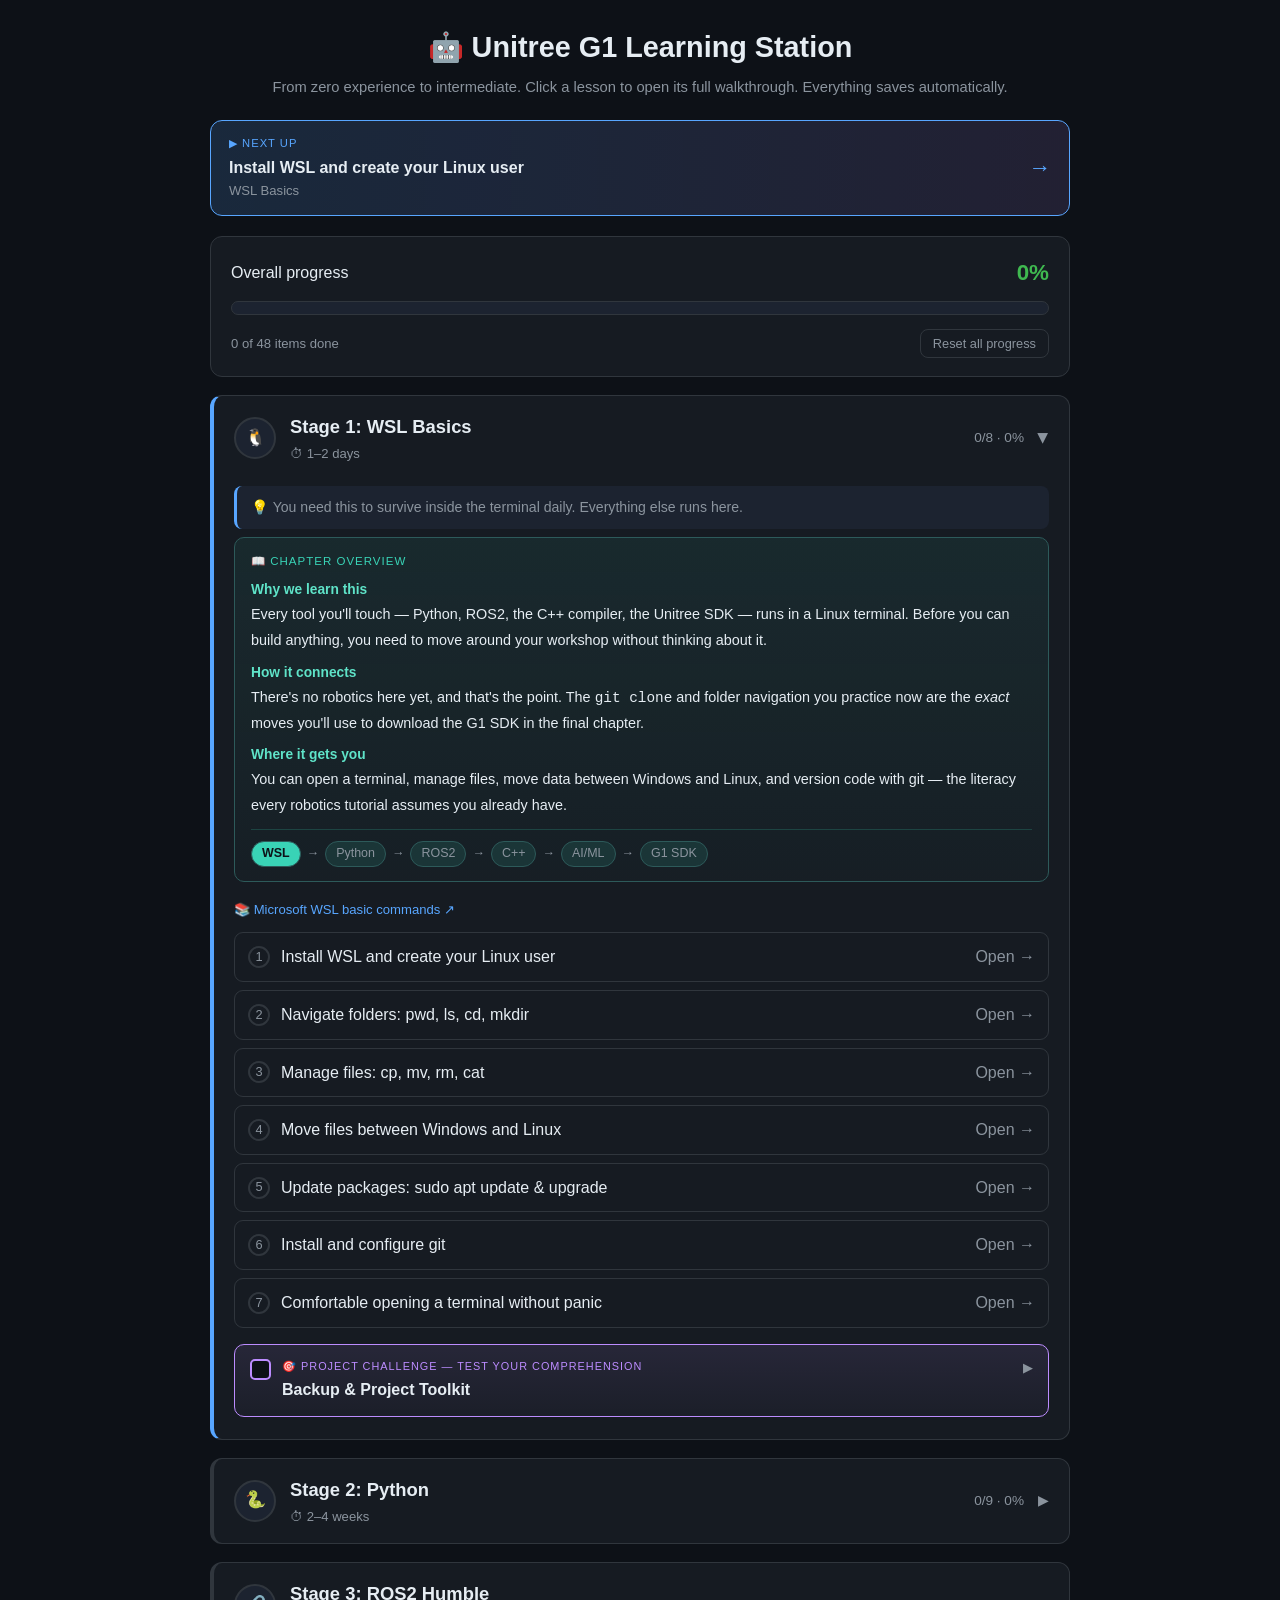
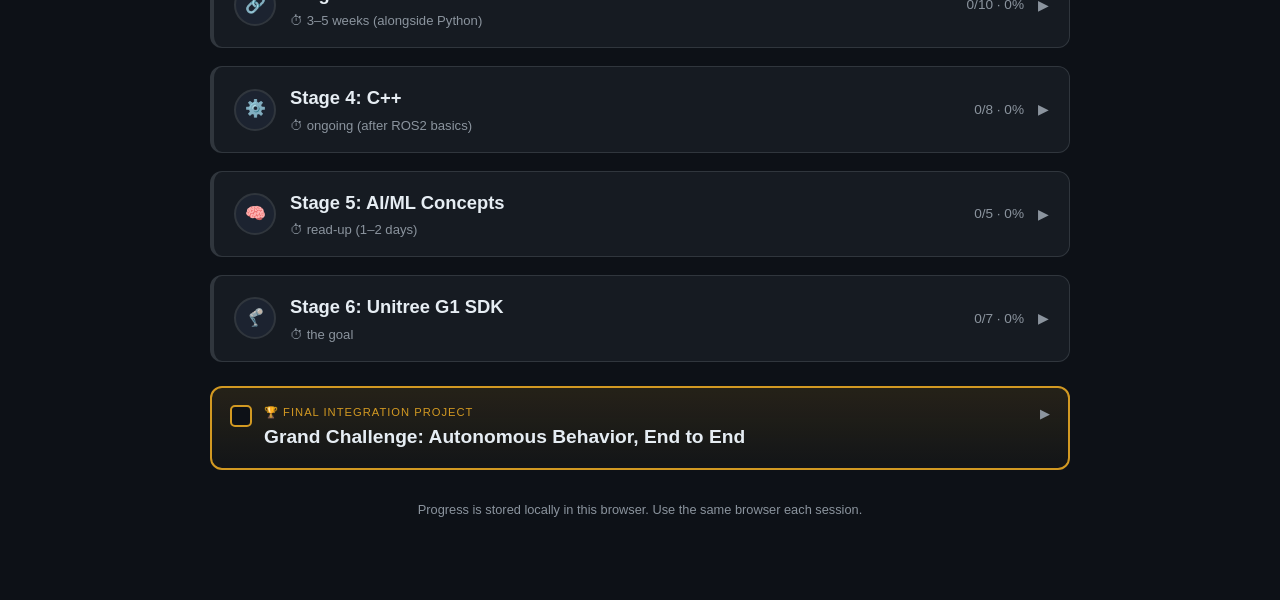
<file: learning-station.html>
<!DOCTYPE html>
<html lang="en">
<head>
<meta charset="UTF-8">
<meta name="viewport" content="width=device-width, initial-scale=1.0">
<title>Unitree G1 Learning Station</title>
<style>
  :root{
    --bg:#0d1117; --panel:#161b22; --panel2:#1c2330; --border:#30363d;
    --text:#e6edf3; --muted:#8b949e; --accent:#58a6ff; --green:#3fb950;
    --amber:#d29922; --purple:#bc8cff; --red:#f85149; --teal:#39d3b6; --code:#0b0f14;
  }
  *{box-sizing:border-box; margin:0; padding:0;}
  body{font-family:-apple-system,Segoe UI,Roboto,Helvetica,Arial,sans-serif; background:var(--bg); color:var(--text); line-height:1.6; padding:24px 16px 80px;}
  .wrap{max-width:860px; margin:0 auto;}
  a{color:var(--accent);}

  header{text-align:center; margin-bottom:8px;}
  header h1{font-size:1.8rem;}
  header p{color:var(--muted); margin-top:6px; font-size:.92rem;}

  /* Next-up banner */
  .nextup{background:linear-gradient(90deg,rgba(88,166,255,.16),rgba(188,140,255,.12)); border:1px solid var(--accent); border-radius:12px; padding:14px 18px; margin:20px 0; display:flex; align-items:center; gap:14px; cursor:pointer;}
  .nextup:hover{filter:brightness(1.15);}
  .nextup .tag{font-size:.7rem; letter-spacing:1px; color:var(--accent); text-transform:uppercase;}
  .nextup .what{font-weight:600; margin-top:2px;}
  .nextup .where{color:var(--muted); font-size:.82rem;}
  .nextup .go{margin-left:auto; color:var(--accent); font-size:1.4rem;}

  /* Overall progress */
  .overall{background:var(--panel); border:1px solid var(--border); border-radius:12px; padding:18px 20px; margin:18px 0;}
  .overall .row{display:flex; justify-content:space-between; align-items:center; margin-bottom:10px;}
  .overall .pct{font-size:1.4rem; font-weight:700; color:var(--green);}
  .bar{height:14px; background:var(--panel2); border-radius:8px; overflow:hidden; border:1px solid var(--border);}
  .bar > span{display:block; height:100%; width:0; background:linear-gradient(90deg,var(--green),var(--accent)); transition:width .4s ease;}
  .reset{background:transparent; border:1px solid var(--border); color:var(--muted); padding:6px 12px; border-radius:8px; cursor:pointer; font-size:.8rem;}
  .reset:hover{border-color:var(--red); color:var(--red);}

  /* Stage cards (home) */
  .stage{background:var(--panel); border:1px solid var(--border); border-radius:12px; margin-bottom:18px; overflow:hidden; border-left:4px solid var(--border); transition:border-color .3s;}
  .stage.done{border-left-color:var(--green);}
  .stage.active{border-left-color:var(--accent);}
  .stage-head{display:flex; align-items:center; gap:14px; padding:16px 20px; cursor:pointer; user-select:none;}
  .stage-head:hover{background:var(--panel2);}
  .badge{flex:none; width:42px; height:42px; border-radius:50%; display:flex; align-items:center; justify-content:center; font-weight:700; font-size:1.05rem; background:var(--panel2); border:2px solid var(--border);}
  .stage.done .badge{background:var(--green); border-color:var(--green); color:#0d1117;}
  .stage-title{flex:1;}
  .stage-title h2{font-size:1.15rem;}
  .stage-title .meta{color:var(--muted); font-size:.82rem; margin-top:2px;}
  .stage-pct{font-size:.85rem; color:var(--muted);}
  .chev{color:var(--muted); transition:transform .25s; font-size:.9rem;}
  .stage.open .chev{transform:rotate(90deg);}
  .stage-body{display:none; padding:0 20px 18px;}
  .stage.open .stage-body{display:block;}

  .why{background:var(--panel2); border-radius:8px; padding:10px 14px; font-size:.88rem; color:var(--muted); margin:6px 0 8px; border-left:3px solid var(--accent);}
  .resource-link{display:inline-block; font-size:.82rem; margin:2px 0 12px; text-decoration:none;}
  .resource-link:hover{text-decoration:underline;}

  /* overview */
  .overview{border:1px solid #2d5a5a; border-radius:10px; margin:2px 0 14px; background:linear-gradient(180deg,rgba(57,211,182,.08),rgba(57,211,182,.02)); padding:14px 16px;}
  .overview .otitle{font-size:.72rem; letter-spacing:1px; text-transform:uppercase; color:var(--teal); margin-bottom:8px;}
  .overview .oblock{margin:9px 0;}
  .overview .olabel{font-weight:600; color:#5fe3c8; font-size:.86rem; display:block;}
  .overview .otext{font-size:.9rem;}
  .overview .chain{display:flex; flex-wrap:wrap; align-items:center; gap:6px; margin-top:12px; padding-top:11px; border-top:1px solid rgba(57,211,182,.2); font-size:.78rem;}
  .overview .node{background:rgba(57,211,182,.12); border:1px solid #2d5a5a; border-radius:20px; padding:2px 10px; color:var(--muted);}
  .overview .node.here{background:var(--teal); color:#0d1117; font-weight:600;}
  .overview .arrow{color:var(--muted);}

  /* lesson list rows (home) */
  .lrow{display:flex; align-items:center; gap:11px; padding:11px 13px; border:1px solid var(--border); border-radius:9px; margin-bottom:8px; cursor:pointer;}
  .lrow:hover{background:var(--panel2); border-color:var(--accent);}
  .lrow.done{border-color:rgba(63,185,80,.4);}
  .lrow .lcheck{flex:none; width:22px; height:22px; border-radius:50%; border:2px solid var(--border); display:flex; align-items:center; justify-content:center; font-size:.8rem; color:var(--muted);}
  .lrow.done .lcheck{background:var(--green); border-color:var(--green); color:#0d1117;}
  .lrow .lname{flex:1; font-weight:500;}
  .lrow .lgo{color:var(--muted);}

  /* project + grand (home) */
  .project{border:1px solid var(--purple); border-radius:10px; margin:16px 0 4px; background:linear-gradient(180deg,rgba(188,140,255,.10),rgba(188,140,255,.03)); overflow:hidden;}
  .project.done{border-color:var(--green);}
  .project-head{display:flex; align-items:flex-start; gap:11px; padding:13px 15px; cursor:pointer;}
  .project-head:hover{background:rgba(188,140,255,.08);}
  .project-head input,.grand-head input{appearance:none;-webkit-appearance:none;flex:none;width:21px;height:21px;border:2px solid var(--purple);border-radius:5px;margin-top:1px;cursor:pointer;position:relative;background:var(--bg);}
  .grand-head input{border-color:var(--amber);width:22px;height:22px;}
  .project-head input:checked,.grand-head input:checked{background:var(--green);border-color:var(--green);}
  .project-head input:checked::after,.grand-head input:checked::after{content:"✓";color:#0d1117;font-weight:700;font-size:.85rem;position:absolute;top:-1px;left:4px;}
  .project-head .pt{flex:1;}
  .project-head .ptag{font-size:.68rem;letter-spacing:1px;text-transform:uppercase;color:var(--purple);}
  .project-head .pname{font-weight:600;margin-top:2px;}
  .project.done .pname{color:var(--muted);}
  .pchev,.gchev{color:var(--muted);font-size:.8rem;transition:transform .2s;}
  .project.popen .pchev,.grand.gopen .gchev{transform:rotate(90deg);}
  .project-content,.grand-content{display:none;padding:2px 16px 16px 47px;font-size:.9rem;}
  .project.popen .project-content,.grand.gopen .grand-content{display:block;}
  .project-content h4,.grand-content h4{font-size:.74rem;text-transform:uppercase;letter-spacing:.5px;color:var(--purple);margin:13px 0 5px;}
  .grand-content h4{color:var(--amber);}
  .project-content ul,.grand-content ul{margin:5px 0 5px 18px;}
  .pass{background:rgba(63,185,80,.1);border-left:3px solid var(--green);border-radius:6px;padding:9px 13px;margin:11px 0;font-size:.88rem;}
  .pass b{color:var(--green);}
  .grand{border:2px solid var(--amber);border-radius:12px;margin:24px 0 10px;overflow:hidden;background:linear-gradient(180deg,rgba(210,153,34,.12),rgba(210,153,34,.03));}
  .grand-head{display:flex;align-items:flex-start;gap:12px;padding:16px 18px;cursor:pointer;}
  .grand-head:hover{background:rgba(210,153,34,.08);}
  .grand-head .gt h2{font-size:1.2rem;}
  .grand-head .gtag{font-size:.7rem;letter-spacing:1px;text-transform:uppercase;color:var(--amber);}

  /* ===== LESSON PAGE ===== */
  .breadcrumb{font-size:.82rem;color:var(--muted);margin-bottom:14px;}
  .breadcrumb a{text-decoration:none;}
  .lesson-page h1{font-size:1.5rem;margin-bottom:4px;}
  .lesson-page .sub{color:var(--muted);font-size:.85rem;margin-bottom:18px;}
  .sec{background:var(--panel);border:1px solid var(--border);border-radius:12px;padding:18px 20px;margin-bottom:16px;}
  .sec h3{font-size:.95rem;margin-bottom:10px;display:flex;align-items:center;gap:8px;}
  .sec p{margin:8px 0;}
  .sec ul{margin:8px 0 8px 20px;}
  .sec li{margin:4px 0;}
  .model{border-left:4px solid var(--teal);}
  .model h3{color:var(--teal);}
  pre{background:var(--code);border:1px solid var(--border);border-radius:7px;padding:12px 14px;overflow-x:auto;margin:8px 0;font-size:.86rem;line-height:1.5;}
  code{font-family:"SF Mono",Consolas,Monaco,monospace;}
  p code,li code,td code{background:var(--panel2);padding:1px 6px;border-radius:4px;font-size:.86em;color:var(--purple);}
  .out{color:var(--muted);}

  .step{display:flex;gap:13px;margin:14px 0;}
  .snum{flex:none;width:28px;height:28px;border-radius:50%;background:var(--accent);color:#0d1117;font-weight:700;display:flex;align-items:center;justify-content:center;font-size:.85rem;}
  .sbody{flex:1;min-width:0;}
  .say{font-size:.9rem;margin-bottom:2px;}
  .expect{font-size:.84rem;color:var(--muted);margin-top:-2px;}
  .expect b{color:var(--green);}

  .trip{background:rgba(248,81,73,.08);border-left:3px solid var(--red);border-radius:8px;padding:12px 15px;margin:8px 0;font-size:.9rem;}
  .trip h3{color:var(--red);}
  table.ref{width:100%;border-collapse:collapse;font-size:.87rem;margin:8px 0;}
  table.ref td{border:1px solid var(--border);padding:7px 10px;vertical-align:top;}
  table.ref td:first-child{white-space:nowrap;width:1%;}

  .mastery{border-left:4px solid var(--amber);}
  .mastery h3{color:var(--amber);}
  .soltoggle{background:transparent;border:1px solid var(--border);color:var(--green);padding:6px 14px;border-radius:7px;cursor:pointer;font-size:.84rem;margin-top:6px;}
  .soltoggle:hover{border-color:var(--green);}
  .solbody{display:none;margin-top:12px;padding-left:12px;border-left:2px solid rgba(63,185,80,.35);}
  .solbody.show{display:block;}

  .lpfoot{display:flex;align-items:center;gap:10px;flex-wrap:wrap;margin-top:8px;}
  .markbtn{flex:1;min-width:180px;background:var(--green);color:#0d1117;border:none;font-weight:700;padding:12px;border-radius:9px;cursor:pointer;font-size:.95rem;}
  .markbtn.isdone{background:var(--panel2);color:var(--green);border:1px solid var(--green);}
  .navbtn{background:var(--panel);border:1px solid var(--border);color:var(--text);padding:12px 16px;border-radius:9px;cursor:pointer;font-size:.9rem;text-decoration:none;display:inline-block;}
  .navbtn:hover{border-color:var(--accent);}
  .navbtn.disabled{opacity:.35;pointer-events:none;}

  footer{text-align:center;color:var(--muted);font-size:.8rem;margin-top:30px;}
  .celebrate{text-align:center;padding:14px;border-radius:10px;margin-bottom:18px;background:linear-gradient(90deg,rgba(63,185,80,.15),rgba(88,166,255,.15));border:1px solid var(--green);display:none;}
  .celebrate.show{display:block;}
</style>
</head>
<body>
<div class="wrap" id="app"></div>

<script>
/* ============================ CONTENT ============================ */
const STAGE_ORDER=[["wsl","WSL"],["python","Python"],["ros2","ROS2"],["cpp","C++"],["aiml","AI/ML"],["g1sdk","G1 SDK"]];

const OVERVIEWS={
  wsl:{why:"Every tool you'll touch — Python, ROS2, the C++ compiler, the Unitree SDK — runs in a Linux terminal. Before you can build anything, you need to move around your workshop without thinking about it.",connect:"There's no robotics here yet, and that's the point. The <code>git clone</code> and folder navigation you practice now are the <i>exact</i> moves you'll use to download the G1 SDK in the final chapter.",ready:"You can open a terminal, manage files, move data between Windows and Linux, and version code with git — the literacy every robotics tutorial assumes you already have."},
  python:{why:"Robotics is 'make the machine do what you mean.' Python is the fastest way to express that, and it's the language Unitree's examples reach for first.",connect:"You learn to think in code here. A ROS2 node is a class; a robot in the SDK is an object. The 'sense → decide → act' logic you'll run on the G1 is just an if-statement inside a loop — built right here.",ready:"You can write a real program from scratch: read data, make decisions, organize code into classes, and save results."},
  ros2:{why:"A real robot isn't one giant program — it's many small programs talking to each other. ROS2 is the standard that lets them communicate.",connect:"The publisher/subscriber pattern you build is <i>literally</i> how the G1 SDK sends commands and reads state (same DDS messaging). Learn it alongside Python.",ready:"You can design a multi-node sense→decide→act system, build it into a package, and watch it run."},
  cpp:{why:"Low-level motor control needs the speed of compiled C++. And <code>unitree_sdk2</code>, the library that controls the G1, is written in C++.",connect:"Everything from Python carries over — variables, loops, classes — with stricter syntax and a compile step. The bridge from 'I can prototype' to 'I can ship control code.'",ready:"You can compile a multi-file project with CMake (the SDK's build system) and write a C++ ROS2 node."},
  aiml:{why:"Modern humanoid robotics is inseparable from AI — VLAs, LLMs, and local inference tools define where the field is heading and what the G1 will eventually be capable of.",connect:"Your ROS2 pub/sub graph can pipe camera frames into a VLA and receive action commands back. llama.cpp can parse natural language instructions and pass structured goals to the G1 SDK. UniFolm-VLA is built specifically for Unitree humanoids — it plugs directly into the SDK you already learned.",ready:"You can clearly explain VLA vs VLM vs LLM, describe how LeRobot and UniFolm-VLA fit into a G1 workflow, and understand what llama.cpp enables for on-device AI in real-time robot control."},
  g1sdk:{why:"The destination. You connect to a real humanoid, read its sensors, and command its motors with <code>unitree_sdk2</code>.",connect:"It all converges: <code>git clone</code> (WSL), build with CMake (C++), read state + send commands with pub/sub (ROS2), structure logic as sense→decide→act (Python), and optionally pipe a VLA or LLM output as the 'decide' step (AI/ML).",ready:"You can connect to the G1, read live state, send safe commands in a control loop, and write your own behavior — i.e. start real projects."}
};

/* Each lesson: t(title), model, steps[{say,cmd,out}], trip, ref[[a,b]], mastery, sol, link */
const ROADMAP=[
{id:"wsl",icon:"🐧",title:"WSL Basics",time:"1–2 days",why:"You need this to survive inside the terminal daily. Everything else runs here.",
 resource:{label:"Microsoft WSL basic commands",url:"https://learn.microsoft.com/en-us/windows/wsl/basic-commands"},
 tasks:[
  {t:"Install WSL and create your Linux user",
   model:"WSL drops a real Linux computer inside your Windows machine — no second PC, no dual-boot. One command sets it all up.",
   steps:[
    {say:"Open <b>PowerShell as Administrator</b> (Win → type PowerShell → right-click → Run as administrator), then install WSL with <b>Ubuntu 22.04 LTS</b>. This specific version is required for ROS2 Humble.",cmd:"wsl --install -d Ubuntu-22.04",out:"Downloads the Linux kernel + Ubuntu 22.04 LTS, then asks you to restart."},
    {say:"Restart your PC. Ubuntu opens on its own and asks for a username and password (the password stays invisible as you type — that's normal).",cmd:"",out:""},
    {say:"Check it landed on the fast version.",cmd:"wsl --status",out:"Should say <b>Default Version: 2</b>."}
   ],
   trip:"The invisible password scares people. It's not frozen — Linux hides password characters on purpose. Just type it and press Enter. Your Linux username does <b>not</b> need to match Windows.",
   mastery:"Open your new Ubuntu terminal and run <code>whoami</code> — it should print your Linux username.",
   sol:`<pre><code>whoami
<span class="out"># → ivan  (the name you chose at install)</span></code></pre><p>Confirms which Linux user you're logged in as — separate from Windows.</p>`,
   link:{label:"WSL install guide",url:"https://learn.microsoft.com/en-us/windows/wsl/install"}},

  {t:"Navigate folders: pwd, ls, cd, mkdir",
   model:"Think of Linux as a building of rooms (folders). You're a person walking around: <code>pwd</code> = 'where am I?', <code>ls</code> = 'what's in this room?', <code>cd</code> = 'walk into a room', <code>mkdir</code> = 'build a room'.",
   steps:[
    {say:"Ask where you are. Every terminal starts in your <b>home</b>.",cmd:"pwd",out:"→ /home/ivan"},
    {say:"Look around. Add <code>-la</code> to see everything, including hidden files and details.",cmd:"ls -la",out:"Shows files plus <code>.</code> (this room) and <code>..</code> (the room above)."},
    {say:"Build a room and check it appeared.",cmd:"mkdir practice\nls",out:"→ practice"},
    {say:"Walk into it and confirm you moved.",cmd:"cd practice\npwd",out:"→ /home/ivan/practice"},
    {say:"Go back up one level. <code>..</code> means 'the room above me'.",cmd:"cd ..\npwd",out:"→ /home/ivan"}
   ],
   trip:"Going <i>back</i> is where beginners freeze. Memorize three escapes: <code>cd ..</code> goes up one level, <code>cd</code> (alone) jumps home instantly, <code>cd -</code> returns to the last folder you were in. Lost? Type <code>cd</code> and you're home.",
   ref:[["pwd","Where am I?"],["ls -la","List all, with details"],["cd folder","Go in"],["cd ..","Go up one"],["cd","Jump home"],["cd -","Back to previous folder"],["mkdir name","Make a folder"],["Tab","Autocomplete a name"]],
   mastery:"From memory: go home, make <code>mission</code>, enter it, make <code>data</code> and <code>logs</code> inside, enter <code>data</code> and run <code>pwd</code>, then jump straight home.",
   sol:`<pre><code>cd
mkdir mission
cd mission
mkdir data logs
cd data
pwd            <span class="out"># /home/ivan/mission/data</span>
cd             <span class="out"># straight home</span></code></pre><p>Tip: press <code>Tab</code> after typing a few letters of a folder name to autocomplete and avoid typos.</p>`,
   link:{label:"Ubuntu command line tutorial",url:"https://ubuntu.com/tutorials/command-line-for-beginners"}},

  {t:"Manage files: cp, mv, rm, cat",
   model:"Same building, but now you handle the objects inside the rooms: create, read, copy, rename, throw away. One warning up front: Linux has <b>no Recycle Bin</b> — <code>rm</code> is permanent.",
   steps:[
    {say:"Create a file by writing text into it. <code>></code> means 'send this into a file'.",cmd:'echo "hello" > note.txt',out:"Creates note.txt containing 'hello'."},
    {say:"Read it back.",cmd:"cat note.txt",out:"→ hello"},
    {say:"Copy it, then rename the copy. <code>cp</code> = copy, <code>mv</code> = move/rename.",cmd:"cp note.txt backup.txt\nmv backup.txt old.txt",out:"Now you have note.txt and old.txt."},
    {say:"Delete a file.",cmd:"rm old.txt",out:"Gone — permanently."}
   ],
   trip:"<code>rm -r folder/</code> deletes a folder <i>and everything inside it</i> with no confirmation and no undo. Before running any <code>rm</code>, glance at <code>ls</code> first to be sure you're deleting what you think you are.",
   ref:[["echo x > f","Write x into file f"],["cat f","Print a file"],["cp a b","Copy a to b"],["mv a b","Rename/move a to b"],["rm f","Delete a file"],["rm -r d","Delete a folder + contents"]],
   mastery:"Make a file with your name in it using <code>echo</code>, print it with <code>cat</code>, copy it, then delete the copy.",
   sol:`<pre><code>echo "Ivan How" &gt; name.txt
cat name.txt          <span class="out"># Ivan How</span>
cp name.txt copy.txt
rm copy.txt
ls                    <span class="out"># only name.txt remains</span></code></pre>`,
   link:{label:"File commands",url:"https://ubuntu.com/tutorials/command-line-for-beginners"}},

  {t:"Move files between Windows and Linux",
   model:"You have two filing cabinets side by side. Windows files appear inside Linux at <code>/mnt/c/</code>. Linux files appear inside Windows Explorer at <code>\\\\wsl$\\Ubuntu\\home\\you</code>. Same drive, two doors.",
   steps:[
    {say:"Peek at your Windows Desktop from inside Linux.",cmd:"ls /mnt/c/Users/YourName/Desktop",out:"Lists your real Windows desktop files."},
    {say:"Copy a Linux file onto your Windows Desktop.",cmd:"cp ~/name.txt /mnt/c/Users/YourName/Desktop/",out:"It now appears on your Windows desktop."},
    {say:"Open the current Linux folder in Windows Explorer.",cmd:"explorer.exe .",out:"A normal Explorer window opens, drag-and-drop works."}
   ],
   trip:"Performance trap: running coding tools (npm, git, build) on files under <code>/mnt/c/</code> is much <b>slower</b>. Golden rule — keep your projects in the Linux side (<code>~/</code>), and only reach into <code>/mnt/c/</code> when you specifically need a Windows file.",
   ref:[["/mnt/c/...","Your Windows C: drive, from Linux"],["explorer.exe .","Open this folder in Windows Explorer"],["ls /mnt/c/Users","Find your Windows username"]],
   mastery:"Copy a file from your Linux home to your Windows Desktop, then open it in Explorer with <code>explorer.exe .</code>",
   sol:`<pre><code>cp ~/name.txt /mnt/c/Users/YourName/Desktop/
cd /mnt/c/Users/YourName/Desktop
explorer.exe .</code></pre><p>Replace <code>YourName</code> with your Windows username — run <code>ls /mnt/c/Users</code> if unsure.</p>`,
   link:{label:"WSL file systems",url:"https://learn.microsoft.com/en-us/windows/wsl/filesystems"}},

  {t:"Update packages: sudo apt update & upgrade",
   model:"Ubuntu installs software from an app-store-like system called <code>apt</code>. <code>sudo</code> is 'do this as admin'. Keeping packages fresh is the first thing to do on a new system.",
   steps:[
    {say:"Refresh the catalogue of available software.",cmd:"sudo apt update",out:"Downloads the latest package list (asks your password)."},
    {say:"Install everything that has updates. <code>-y</code> auto-answers 'yes'.",cmd:"sudo apt upgrade -y",out:"Upgrades installed packages."},
    {say:"Install a new tool to prove it works.",cmd:"sudo apt install tree -y\ntree",out:"<code>tree</code> draws your folders as a branching diagram."}
   ],
   trip:"<code>update</code> and <code>upgrade</code> are <b>different</b>: <code>update</code> refreshes the <i>list</i> of what's available, <code>upgrade</code> actually <i>installs</i> the newer versions. You almost always run them together: <code>sudo apt update && sudo apt upgrade -y</code>.",
   ref:[["sudo apt update","Refresh package list"],["sudo apt upgrade -y","Install updates"],["sudo apt install x","Install package x"],["sudo apt remove x","Remove package x"]],
   mastery:"Run the update+upgrade combo, then install <code>tree</code> and run it inside any folder.",
   sol:`<pre><code>sudo apt update && sudo apt upgrade -y
sudo apt install tree -y
tree</code></pre>`,
   link:{label:"apt package basics",url:"https://ubuntu.com/server/docs/package-management"}},

  {t:"Install and configure git",
   model:"Git is a time machine for your code: it saves snapshots ('commits') you can return to, and pushes your work to GitHub. You'll use it for your own projects and to clone the Unitree SDK later.",
   steps:[
    {say:"Install git.",cmd:"sudo apt install git -y\ngit --version",out:"Prints a version like git 2.43.x."},
    {say:"Tell git who you are (it stamps every commit with this). Do this once.",cmd:'git config --global user.name "Ivan How"\ngit config --global user.email "ivanhowmk12@gmail.com"',out:"No output = success."},
    {say:"Make your first repository and first snapshot.",cmd:'mkdir ~/first-repo && cd ~/first-repo\ngit init\necho "# My project" > README.md\ngit add README.md\ngit commit -m "First commit"',out:"git records your first commit."}
   ],
   trip:"<code>git add</code> then <code>git commit</code> trips everyone at first. <code>add</code> = 'stage these changes' (put them on the tray); <code>commit</code> = 'save the tray as a snapshot'. A change isn't saved until you've done both.",
   ref:[["git init","Start tracking a folder"],["git add f","Stage a change"],["git commit -m \"...\"","Save a snapshot"],["git status","What's changed?"],["git log","See past commits"]],
   mastery:"Install git, set your name/email, then create a folder, <code>git init</code> it, and make your first commit.",
   sol:`<pre><code>sudo apt install git -y
git config --global user.name "Ivan How"
git config --global user.email "ivanhowmk12@gmail.com"
mkdir ~/first-repo && cd ~/first-repo
git init
echo "# My project" &gt; README.md
git add README.md
git commit -m "First commit"
git log   <span class="out"># shows your commit</span></code></pre>`,
   link:{label:"Git first-time setup",url:"https://git-scm.com/book/en/v2/Getting-Started-First-Time-Git-Setup"}},

  {t:"Comfortable opening a terminal without panic",
   model:"Fluency = these reflexes go automatic. This lesson is pure muscle memory: the shortcuts that make the terminal fast instead of scary.",
   steps:[
    {say:"Stop a command that's running or stuck.",cmd:"Ctrl + C",out:"Cancels the current command."},
    {say:"Clear a cluttered screen.",cmd:"Ctrl + L",out:"Fresh, empty terminal (your work is untouched)."},
    {say:"Reuse past commands instead of retyping.",cmd:"Up arrow   /   Ctrl + R",out:"Up = previous commands; Ctrl+R = search history."},
    {say:"If WSL itself acts stuck, reset it from PowerShell.",cmd:"wsl --shutdown",out:"Stops WSL cleanly; reopen the terminal for a fresh start."}
   ],
   trip:"People retype long commands by hand and make typos. Don't — press <b>Up arrow</b> to bring back the last command, and <b>Tab</b> to autocomplete file names. These two habits save you more time than anything else.",
   ref:[["Ctrl + C","Stop a command"],["Ctrl + L","Clear screen"],["Tab","Autocomplete"],["Up arrow","Previous command"],["Ctrl + R","Search history"],["man ls","Read a command's manual (q to quit)"]],
   mastery:"Without looking it up: go home, make a folder, enter it, create a file, list it, and delete it — all from memory.",
   sol:`<pre><code>cd
mkdir test
cd test
touch file.txt   <span class="out"># touch makes an empty file</span>
ls
rm file.txt</code></pre><p>If that flowed without thinking, you've got the terminal basics down.</p>`,
   link:{label:"WSL FAQ",url:"https://learn.microsoft.com/en-us/windows/wsl/faq"}}
 ]},

{id:"python",icon:"🐍",title:"Python",time:"2–4 weeks",why:"Most Unitree examples are Python first. Faster to prototype and test on the robot.",
 resource:{label:"Official Python tutorial",url:"https://docs.python.org/3/tutorial/"},
 tasks:[
  {t:"Variables and data types",
   model:"A variable is a labelled box that holds a value. You don't declare a type — Python looks at what you put in and figures it out.",
   steps:[
    {say:"Put a file together. Create <code>intro.py</code> with a text editor (<code>nano intro.py</code>) and add a few variables of different types.",cmd:'name = "Ivan"      # str  (text)\nage = 21           # int  (whole number)\nheight = 1.75      # float (decimal)\nis_student = True  # bool',out:""},
    {say:"Add a list (ordered collection) and a dict (key→value), then print things.",cmd:'scores = [90, 85, 88]\nrobot = {"name": "G1", "legs": 2}\nprint(name, age, robot["name"])',out:""},
    {say:"Run the file.",cmd:"python3 intro.py",out:"→ Ivan 21 G1"}
   ],
   trip:"Quotes matter. <code>age = 21</code> is a number you can do math on; <code>age = \"21\"</code> is text. Mixing them (<code>\"21\" + 1</code>) throws an error. Use numbers for math, strings for text.",
   ref:[["str","Text: \"hello\""],["int","Whole number: 21"],["float","Decimal: 1.75"],["bool","True / False"],["list","[1, 2, 3]"],["dict","{\"k\": v}"]],
   mastery:"Make variables for your name, age, and a list of 3 hobbies. Print them.",
   sol:`<pre><code>name = "Ivan"
age = 21
hobbies = ["chess", "coding", "robotics"]
print(name, age, hobbies)</code></pre>`,
   link:{label:"Python data types",url:"https://docs.python.org/3/tutorial/introduction.html"}},

  {t:"Conditionals: if / elif / else",
   model:"This is how a program makes decisions — the seed of every robot behaviour ('if too close, stop'). Indentation (4 spaces) defines which lines belong to which branch.",
   steps:[
    {say:"Write a decision based on a value.",cmd:'battery = 35\nif battery > 80:\n    print("Full power")\nelif battery > 20:\n    print("Okay, keep going")\nelse:\n    print("Return to charge!")',out:"→ Okay, keep going"},
    {say:"Change <code>battery</code> to 90, run again, and watch a different branch fire.",cmd:"python3 decide.py",out:"→ Full power"}
   ],
   trip:"Python is strict about <b>indentation</b>. Every line inside an <code>if</code> must be indented the same amount (4 spaces). Mixing tabs and spaces, or uneven indenting, throws <code>IndentationError</code>. Pick 4 spaces and stay consistent.",
   ref:[["==","equal"],["!=","not equal"],["> < >= <=","comparisons"],["and / or / not","combine conditions"]],
   mastery:"Write a program that reads a number and prints whether it's positive, negative, or zero.",
   sol:`<pre><code>num = float(input("Enter a number: "))
if num &gt; 0:
    print("positive")
elif num &lt; 0:
    print("negative")
else:
    print("zero")</code></pre><p><code>float()</code> turns the typed text into a number so you can compare it.</p>`,
   link:{label:"Control flow",url:"https://docs.python.org/3/tutorial/controlflow.html"}},

  {t:"Loops: for and while",
   model:"Loops repeat work. <code>for</code> walks over a collection (do this for each item); <code>while</code> repeats as long as a condition stays true. A robot's control loop is just a <code>while</code> that never ends.",
   steps:[
    {say:"A counting loop. <code>range(5)</code> gives 0,1,2,3,4.",cmd:'for i in range(5):\n    print("step", i)',out:"→ step 0 … step 4"},
    {say:"Walk over a list directly.",cmd:'for hobby in ["chess", "code"]:\n    print(hobby)',out:"→ chess / code"},
    {say:"A while loop that counts down.",cmd:"count = 3\nwhile count > 0:\n    print(count)\n    count = count - 1",out:"→ 3 / 2 / 1"}
   ],
   trip:"The classic <b>infinite loop</b>: in a <code>while</code>, if you forget to change the condition variable (the <code>count = count - 1</code> line), it runs forever. Press <code>Ctrl + C</code> to escape, then add the line that moves it toward the exit.",
   ref:[["for x in seq:","Loop each item"],["range(n)","0 … n-1"],["range(a,b)","a … b-1"],["while cond:","Repeat while true"],["break","Exit the loop now"]],
   mastery:"Use a <code>for</code> loop to print the squares of numbers 1 through 10.",
   sol:`<pre><code>for n in range(1, 11):   <span class="out"># 1..10 (11 excluded)</span>
    print(n, "squared is", n * n)</code></pre>`,
   link:{label:"Loops & range",url:"https://docs.python.org/3/tutorial/controlflow.html#for-statements"}},

  {t:"Functions: define, arguments, return",
   model:"A function is a named, reusable block of code. You feed it inputs (arguments) and it can hand back a result (<code>return</code>). Write the logic once, call it everywhere.",
   steps:[
    {say:"Define a function that returns a value.",cmd:'def add(a, b):\n    return a + b',out:"Defines it — nothing runs yet."},
    {say:"Call it and use the result.",cmd:'total = add(3, 4)\nprint(total)',out:"→ 7"},
    {say:"Another, with text.",cmd:'def greet(name):\n    return "Hello, " + name\nprint(greet("Ivan"))',out:"→ Hello, Ivan"}
   ],
   trip:"<code>return</code> vs <code>print</code> confuses beginners. <code>print</code> just shows text on screen; <code>return</code> hands a value <i>back to your code</i> so you can store and reuse it. A function without <code>return</code> gives back <code>None</code>.",
   ref:[["def f(x):","Define function f"],["return v","Send v back to caller"],["f(3)","Call f with argument 3"]],
   mastery:"Write a function <code>area(width, height)</code> that returns width × height, and call it with a few values.",
   sol:`<pre><code>def area(width, height):
    return width * height

print(area(3, 4))   <span class="out"># 12</span>
print(area(5, 2))   <span class="out"># 10</span></code></pre>`,
   link:{label:"Defining functions",url:"https://docs.python.org/3/tutorial/controlflow.html#defining-functions"}},

  {t:"Classes and objects (OOP basics)",
   model:"A class is a blueprint; an object is one thing built from it. This is the big one: a ROS2 node is a class, and a robot in the SDK is an object. Nail this and the next chapters feel familiar.",
   steps:[
    {say:"Define a blueprint with a constructor (<code>__init__</code>) and a method.",cmd:'class Robot:\n    def __init__(self, name, legs):\n        self.name = name\n        self.legs = legs\n    def walk(self):\n        print(self.name, "walks on", self.legs, "legs")',out:""},
    {say:"Build an object from the blueprint and use it.",cmd:'g1 = Robot("G1", 2)\ng1.walk()',out:"→ G1 walks on 2 legs"}
   ],
   trip:"<code>self</code> baffles everyone at first. It just means 'this particular object'. Every method's first parameter is <code>self</code>, and you use <code>self.name</code> to reach that object's own data. You never pass <code>self</code> yourself — Python fills it in.",
   ref:[["class Name:","Define a blueprint"],["__init__","Runs when you create an object"],["self.x","This object's attribute x"],["obj.method()","Call a method on an object"]],
   mastery:"Make a <code>Dog</code> class with a name and a <code>bark()</code> method. Create two dogs and make them bark.",
   sol:`<pre><code>class Dog:
    def __init__(self, name):
        self.name = name
    def bark(self):
        print(self.name + " says woof!")

d1 = Dog("Rex")
d2 = Dog("Bella")
d1.bark()   <span class="out"># Rex says woof!</span>
d2.bark()   <span class="out"># Bella says woof!</span></code></pre>`,
   link:{label:"Classes",url:"https://docs.python.org/3/tutorial/classes.html"}},

  {t:"Imports, modules, and pip",
   model:"You don't write everything yourself. <code>import</code> pulls in code that ships with Python; <code>pip</code> installs new packages from the internet (this is how you'll later install robotics libraries).",
   steps:[
    {say:"Use a built-in module.",cmd:"import math\nprint(math.sqrt(16))",out:"→ 4.0"},
    {say:"Import just one thing from a module.",cmd:"from random import randint\nprint(randint(1, 6))",out:"→ a random number 1–6"},
    {say:"Install an external package (in the terminal, not Python).",cmd:"pip3 install numpy",out:"Downloads and installs numpy."}
   ],
   trip:"Best practice: make a <b>virtual environment</b> per project so packages don't collide: <code>python3 -m venv .venv && source .venv/bin/activate</code>. Your prompt shows <code>(.venv)</code> when it's active. ROS2 later has its own rules here, but for plain Python this keeps things clean.",
   ref:[["import m","Bring in module m"],["from m import x","Bring in just x"],["import m as n","Rename on import"],["pip3 install p","Install a package"]],
   mastery:"Install <code>numpy</code> with pip, then use it to create an array and print its sum.",
   sol:`<p>Terminal:</p><pre><code>pip3 install numpy</code></pre><p>Python:</p><pre><code>import numpy as np
arr = np.array([10, 20, 30, 40])
print(arr.sum())   <span class="out"># 100</span></code></pre>`,
   link:{label:"Modules",url:"https://docs.python.org/3/tutorial/modules.html"}},

  {t:"Files and error handling",
   model:"Programs read and write files, and things go wrong (missing file, bad input). <code>with open(...)</code> handles files safely; <code>try/except</code> catches errors so your program bends instead of crashing.",
   steps:[
    {say:"Write to a file. <code>\"w\"</code> = write mode; <code>with</code> auto-closes it.",cmd:'with open("log.txt", "w") as f:\n    f.write("session 1\\n")',out:"Creates log.txt with one line."},
    {say:"Read it back.",cmd:'with open("log.txt") as f:\n    print(f.read())',out:"→ session 1"},
    {say:"Catch an error instead of crashing.",cmd:'try:\n    value = int("not a number")\nexcept ValueError:\n    print("That was not a number!")',out:"→ That was not a number!"}
   ],
   trip:"Forgetting to close files causes subtle bugs. Always use <code>with open(...) as f:</code> — it closes the file for you automatically, even if an error happens mid-way. Avoid the bare <code>f = open(...)</code> style.",
   ref:[["open(f,\"w\")","Write (overwrites)"],["open(f,\"a\")","Append"],["open(f)","Read"],["try / except","Catch an error"],[".read() / .write()","Read or write text"]],
   mastery:"Write 3 lines to a file, read them back, then wrap a risky <code>int()</code> call in try/except.",
   sol:`<pre><code>with open("notes.txt", "w") as f:
    f.write("line 1\\n")
    f.write("line 2\\n")
    f.write("line 3\\n")

with open("notes.txt") as f:
    print(f.read())

try:
    n = int("oops")
except ValueError:
    print("Not a number — handled safely")</code></pre>`,
   link:{label:"Files & errors",url:"https://docs.python.org/3/tutorial/inputoutput.html"}},

  {t:"Capstone: a script that runs end-to-end",
   model:"Tie it together: variables + a class + a loop + file I/O in one program. Build a 'robot battery tracker' that drains a battery over several steps and logs each one.",
   steps:[
    {say:"Define a Battery class with a method that drains it (never below 0).",cmd:"class Battery:\n    def __init__(self, level):\n        self.level = level\n    def drain(self, amount):\n        self.level = max(0, self.level - amount)",out:""},
    {say:"Loop 5 steps, draining each time, and write every step to a file.",cmd:'bat = Battery(100)\nwith open("battery_log.txt", "w") as f:\n    for step in range(5):\n        bat.drain(15)\n        line = f"step {step}: {bat.level}%"\n        print(line)\n        f.write(line + "\\n")',out:"→ 85%, 70%, 55%, 40%, 25%"},
    {say:"Confirm the file was written.",cmd:"cat battery_log.txt",out:"Same 5 lines saved to disk."}
   ],
   trip:"This combines everything — if it errors, read the message bottom-up: it names the <i>line number</i> and the <i>type</i> of error. Most beginner bugs here are indentation or a typo'd variable name. Fix one, re-run, repeat.",
   mastery:"Build the battery tracker (or your own idea) end-to-end. Confirm the log file is written correctly.",
   sol:`<pre><code>class Battery:
    def __init__(self, level):
        self.level = level
    def drain(self, amount):
        self.level = max(0, self.level - amount)

bat = Battery(100)
with open("battery_log.txt", "w") as f:
    for step in range(5):
        bat.drain(15)
        line = f"step {step}: {bat.level}%"
        print(line)
        f.write(line + "\\n")</code></pre><p>Output: 85, 70, 55, 40, 25. Confirm with <code>cat battery_log.txt</code>.</p>`,
   link:{label:"Python tutorial index",url:"https://docs.python.org/3/tutorial/"}}
 ]},

{id:"ros2",icon:"🔗",title:"ROS2 Humble",time:"3–5 weeks (alongside Python)",why:"Start after basic Python — the tutorials use Python heavily. This is how robot software talks to itself.",
 resource:{label:"ROS2 Humble installation guide",url:"https://docs.ros.org/en/humble/Installation/Ubuntu-Install-Debians.html"},
 tasks:[
  {t:"Install ROS2 Humble on Ubuntu 22.04",
   model:"ROS2 Humble Hawksbill is the Long-Term Support (LTS) release that targets Ubuntu 22.04 exactly. It receives security updates until 2027. The install process adds the ROS2 apt repository to Ubuntu, then installs the full desktop suite.",
   steps:[
    {say:"Set your locale (Humble requires UTF-8).",cmd:"sudo apt update && sudo apt install -y locales\nsudo locale-gen en_US en_US.UTF-8\nsudo update-locale LC_ALL=en_US.UTF-8 LANG=en_US.UTF-8\nexport LANG=en_US.UTF-8",out:"No errors = locale is set."},
    {say:"Add the ROS2 apt repository and its signing key.",cmd:"sudo apt install -y software-properties-common curl\nsudo curl -sSL https://raw.githubusercontent.com/ros/rosdistro/master/ros.key \\\n  -o /usr/share/keyrings/ros-archive-keyring.gpg\necho \"deb [arch=$(dpkg --print-architecture) signed-by=/usr/share/keyrings/ros-archive-keyring.gpg] \\\n  http://packages.ros.org/ros2/ubuntu $(. /etc/os-release && echo $UBUNTU_CODENAME) main\" \\\n  | sudo tee /etc/apt/sources.list.d/ros2.list > /dev/null",out:"Adds the official ROS2 package source."},
    {say:"Install ROS2 Humble Desktop (includes rviz, rqt, demo nodes).",cmd:"sudo apt update\nsudo apt upgrade -y\nsudo apt install -y ros-humble-desktop",out:"Large download (~500 MB). Takes a few minutes."},
    {say:"Source the setup file and verify.",cmd:"source /opt/ros/humble/setup.bash\nros2 run demo_nodes_cpp talker",out:"→ Publishing: 'Hello World: 1' … confirms it works."},
    {say:"Add the source line to your <code>~/.bashrc</code> so it loads in every new terminal.",cmd:"echo 'source /opt/ros/humble/setup.bash' >> ~/.bashrc\nsource ~/.bashrc",out:"From now on, any new terminal has ROS2 ready."}
   ],
   trip:"If <code>ros2: command not found</code> appears, you opened a new terminal and forgot to source. After adding to <code>~/.bashrc</code> in step 5 that's automatic. If the apt key step fails, check your internet connection — WSL shares Windows networking, so confirm a browser works first.",
   ref:[["source /opt/ros/humble/setup.bash","Load ROS2 (every terminal, or add to .bashrc)"],["ros2 --version","Confirm install succeeded"],["sudo apt install ros-humble-<pkg>","Add extra ROS2 packages"],["~/.bashrc","Shell startup file — edits take effect in new terminals"]],
   mastery:"Install ROS2 Humble, add the source line to <code>~/.bashrc</code>, open a fresh terminal, and run the talker demo successfully.",
   sol:`<pre><code><span class="out"># Steps 1–5 above, then open a fresh terminal:</span>
ros2 run demo_nodes_cpp talker
<span class="out"># → Publishing: 'Hello World: 1' (every second)</span>
<span class="out"># Ctrl+C to stop</span></code></pre><p>If it works in a fresh terminal without manually sourcing, the .bashrc line is set correctly.</p>`,
   link:{label:"ROS2 Humble install (official)",url:"https://docs.ros.org/en/humble/Installation/Ubuntu-Install-Debians.html"}},

  {t:"Concepts: nodes and the graph",
   model:"A robot's software is a team of small programs called <b>nodes</b>, each with one job (read camera, balance, drive a motor). Together they form the <b>graph</b>. They cooperate without knowing each other directly.",
   steps:[
    {say:"Load ROS2 into your terminal. You do this in EVERY new terminal.",cmd:"source /opt/ros/humble/setup.bash",out:"No output = loaded."},
    {say:"Run a demo node that publishes messages.",cmd:"ros2 run demo_nodes_cpp talker",out:"→ Publishing: 'Hello World: 1' …"},
    {say:"In a SECOND terminal (source again), run a node that receives them.",cmd:"ros2 run demo_nodes_py listener",out:"→ I heard: 'Hello World: 1' …"},
    {say:"In a third terminal, list what's running.",cmd:"ros2 node list",out:"→ /talker  /listener"}
   ],
   trip:"The #1 ROS2 beginner mistake: forgetting to <code>source /opt/ros/humble/setup.bash</code> in each new terminal. If <code>ros2: command not found</code> appears, that's it — source it and try again. (Tip: add that line to your <code>~/.bashrc</code> so it runs automatically.)",
   ref:[["source .../setup.bash","Load ROS2 (every terminal)"],["ros2 run pkg node","Run a node"],["ros2 node list","List running nodes"]],
   mastery:"Run the talker and listener demo in two terminals and watch them communicate. Then run <code>ros2 node list</code>.",
   sol:`<pre><code><span class="out"># terminal 1</span>
source /opt/ros/humble/setup.bash
ros2 run demo_nodes_cpp talker
<span class="out"># terminal 2</span>
source /opt/ros/humble/setup.bash
ros2 run demo_nodes_py listener
<span class="out"># terminal 3</span>
ros2 node list   <span class="out"># /talker  /listener</span></code></pre>`,
   link:{label:"Nodes tutorial",url:"https://docs.ros.org/en/humble/Tutorials/Beginner-CLI-Tools/Understanding-ROS2-Nodes/Understanding-ROS2-Nodes.html"}},

  {t:"Topics: how data flows",
   model:"Nodes share data over named channels called <b>topics</b>. One node publishes; others subscribe. Like a radio station — broadcast on a frequency, anyone tuned in hears it. No direct connection needed.",
   steps:[
    {say:"With the talker running, list active topics.",cmd:"ros2 topic list",out:"→ /chatter  (among others)"},
    {say:"Watch the actual messages stream by.",cmd:"ros2 topic echo /chatter",out:"→ data: 'Hello World: 1' (then 2, 3…)"},
    {say:"Inspect a topic's type and how fast it's publishing.",cmd:"ros2 topic info /chatter\nros2 topic hz /chatter",out:"Shows message type + publish rate."}
   ],
   trip:"A publisher and subscriber only connect if they use the <b>same topic name AND the same message type</b>. If echo shows nothing, check the names match exactly (it's case-sensitive) — a typo'd topic name silently fails to connect.",
   ref:[["ros2 topic list","All topics"],["ros2 topic echo /t","Print messages"],["ros2 topic info /t","Type + counts"],["ros2 topic hz /t","Publish rate"]],
   mastery:"With the talker running, list topics, then <code>echo</code> the chatter topic to watch messages stream by.",
   sol:`<pre><code>ros2 topic list           <span class="out"># /chatter appears</span>
ros2 topic echo /chatter
<span class="out"># → data: 'Hello World: 1'  (then 2, 3, ...)</span></code></pre>`,
   link:{label:"Topics tutorial",url:"https://docs.ros.org/en/humble/Tutorials/Beginner-CLI-Tools/Understanding-ROS2-Topics/Understanding-ROS2-Topics.html"}},

  {t:"Write a Publisher node (Python)",
   model:"Now you write a node. It's a Python class that inherits from <code>Node</code> (remember classes?) and publishes a message on a timer. This is your first piece of real robot software.",
   steps:[
    {say:"Create <code>talker.py</code>. Set up the node, a publisher, and a 1-second timer.",cmd:'import rclpy\nfrom rclpy.node import Node\nfrom std_msgs.msg import String\n\nclass Talker(Node):\n    def __init__(self):\n        super().__init__("talker")\n        self.pub = self.create_publisher(String, "chatter", 10)\n        self.create_timer(1.0, self.tick)',out:""},
    {say:"Add the timer callback that builds and publishes a message, plus the main entry point.",cmd:'    def tick(self):\n        msg = String()\n        msg.data = "hello from Ivan"\n        self.pub.publish(msg)\n\ndef main():\n    rclpy.init()\n    rclpy.spin(Talker())\n\nif __name__ == "__main__":\n    main()',out:""},
    {say:"Run it, and confirm from another terminal.",cmd:"python3 talker.py\n# other terminal:\nros2 topic echo /chatter",out:"→ data: 'hello from Ivan'"}
   ],
   trip:"<code>rclpy.spin()</code> keeps the node alive so the timer keeps firing — without it the program would set up and immediately exit. Recognise the shape: it's exactly the Python class + method pattern from the Python chapter.",
   ref:[["rclpy.init()","Start ROS2"],["create_publisher(T,name,q)","Make a publisher"],["create_timer(s, fn)","Call fn every s seconds"],["rclpy.spin(node)","Keep node alive"]],
   mastery:"Type out this publisher, run it, and confirm with <code>ros2 topic echo /chatter</code> in another terminal.",
   sol:`<pre><code>import rclpy
from rclpy.node import Node
from std_msgs.msg import String

class Talker(Node):
    def __init__(self):
        super().__init__("talker")
        self.pub = self.create_publisher(String, "chatter", 10)
        self.create_timer(1.0, self.tick)
    def tick(self):
        msg = String(); msg.data = "hello from Ivan"
        self.pub.publish(msg)

def main():
    rclpy.init(); rclpy.spin(Talker())
if __name__ == "__main__":
    main()</code></pre>`,
   link:{label:"Writing a publisher",url:"https://docs.ros.org/en/humble/Tutorials/Beginner-Client-Libraries/Writing-A-Simple-Py-Publisher-And-Subscriber.html"}},

  {t:"Write a Subscriber node (Python)",
   model:"The mirror image of a publisher: subscribe to a topic and run a callback every time a message arrives. Publisher + subscriber together = a complete conversation.",
   steps:[
    {say:"Create <code>listener.py</code>. Subscribe to the same topic and register a callback.",cmd:'import rclpy\nfrom rclpy.node import Node\nfrom std_msgs.msg import String\n\nclass Listener(Node):\n    def __init__(self):\n        super().__init__("listener")\n        self.create_subscription(String, "chatter", self.on_msg, 10)\n    def on_msg(self, msg):\n        self.get_logger().info("Got: " + msg.data)',out:""},
    {say:"Add the main entry point, then run talker and listener together.",cmd:"def main():\n    rclpy.init(); rclpy.spin(Listener())\n\n# run both:\npython3 talker.py    # terminal 1\npython3 listener.py  # terminal 2",out:"→ [INFO] Got: hello from Ivan"}
   ],
   trip:"The subscriber must use the <b>same topic name and message type</b> as the publisher (<code>String</code>, <code>\"chatter\"</code>). Mismatch = silence, no error. When 'nothing happens', that's the first thing to check.",
   ref:[["create_subscription(T,name,cb,q)","Subscribe + set callback"],["callback(self,msg)","Runs per message"],["get_logger().info()","Print a log line"]],
   mastery:"Run your publisher and this subscriber together. Confirm the listener logs each message.",
   sol:`<pre><code>python3 talker.py      <span class="out"># terminal 1</span>
python3 listener.py    <span class="out"># terminal 2 → Got: hello from Ivan</span></code></pre><p>The callback fires once per message the talker publishes.</p>`,
   link:{label:"Writing a subscriber",url:"https://docs.ros.org/en/humble/Tutorials/Beginner-Client-Libraries/Writing-A-Simple-Py-Publisher-And-Subscriber.html"}},

  {t:"Services and parameters",
   model:"Topics stream continuously. <b>Services</b> are request→response (ask once, get one answer — like a function call across nodes). <b>Parameters</b> are tunable settings on a node (e.g. a max speed you can change while it runs).",
   steps:[
    {say:"Start a node that offers a service.",cmd:"ros2 run demo_nodes_cpp add_two_ints_server",out:"Provides the /add_two_ints service."},
    {say:"Call the service from the command line.",cmd:'ros2 service call /add_two_ints example_interfaces/srv/AddTwoInts "{a: 2, b: 3}"',out:"→ response: sum=5"},
    {say:"List and read parameters on a node.",cmd:"ros2 param list\nros2 param get /some_node max_speed",out:"Shows tunable settings + values."}
   ],
   trip:"Don't reach for a service when you need a stream (or vice versa). Rule of thumb: continuous data (sensor readings, commands) = <b>topic</b>; one-off request that needs an answer (e.g. 'compute this') = <b>service</b>.",
   ref:[["ros2 service list","List services"],["ros2 service call /s type \"{...}\"","Call a service"],["ros2 param list","List parameters"],["ros2 param set /n p v","Set a parameter"]],
   mastery:"List services and parameters in a running demo, and call one service from the command line.",
   sol:`<pre><code>ros2 run demo_nodes_cpp add_two_ints_server   <span class="out"># terminal 1</span>
ros2 service list
ros2 service call /add_two_ints example_interfaces/srv/AddTwoInts "{a: 2, b: 3}"
<span class="out"># → sum=5</span>
ros2 param list</code></pre>`,
   link:{label:"Services tutorial",url:"https://docs.ros.org/en/humble/Tutorials/Beginner-CLI-Tools/Understanding-ROS2-Services/Understanding-ROS2-Services.html"}},

  {t:"Build a package with colcon",
   model:"Real ROS2 code lives in <b>packages</b> inside a <b>workspace</b>, compiled with <code>colcon</code>. This is the structure every robot project (including the SDK demos) uses.",
   steps:[
    {say:"Make a workspace and create a package inside its <code>src</code> folder.",cmd:"mkdir -p ~/ros2_ws/src && cd ~/ros2_ws/src\nros2 pkg create --build-type ament_python my_pkg",out:"Scaffolds a package named my_pkg."},
    {say:"Put your <code>talker.py</code> in <code>my_pkg/my_pkg/</code> and register it in <code>setup.py</code> under console_scripts.",cmd:"# in setup.py entry_points:\n'talker = my_pkg.talker:main',",out:""},
    {say:"Build, load, and run.",cmd:"cd ~/ros2_ws\ncolcon build\nsource install/setup.bash\nros2 run my_pkg talker",out:"Your node runs from the package."}
   ],
   trip:"After every <code>colcon build</code> you must <code>source install/setup.bash</code> again, or ROS2 won't see your new build. 'My changes aren't showing up' almost always = forgot to rebuild or re-source. Also: always run <code>colcon build</code> from the workspace root, not <code>src</code>.",
   ref:[["ros2 pkg create","Make a package"],["colcon build","Compile the workspace"],["source install/setup.bash","Load your packages"],["ros2 run pkg node","Run from package"]],
   mastery:"Create a workspace and package, move your publisher into it, build with colcon, and run it via <code>ros2 run</code>.",
   sol:`<pre><code>mkdir -p ~/ros2_ws/src && cd ~/ros2_ws/src
ros2 pkg create --build-type ament_python my_pkg
<span class="out"># put talker.py in my_pkg/my_pkg/, register in setup.py:</span>
<span class="out">#   'talker = my_pkg.talker:main',</span>
cd ~/ros2_ws
colcon build
source install/setup.bash
ros2 run my_pkg talker</code></pre>`,
   link:{label:"Creating a package",url:"https://docs.ros.org/en/humble/Tutorials/Beginner-Client-Libraries/Creating-Your-First-ROS2-Package.html"}},

  {t:"Visualize with rqt_graph and echo",
   model:"Seeing the graph makes everything click. <code>rqt_graph</code> draws every node and the topics connecting them — debugging becomes 'spot the missing arrow'.",
   steps:[
    {say:"Run your publisher and subscriber.",cmd:"python3 talker.py\npython3 listener.py",out:"Both running."},
    {say:"Open the visual graph.",cmd:"rqt_graph",out:"A window: /talker → /chatter → /listener."},
    {say:"Cross-check from the command line.",cmd:"ros2 node info /talker",out:"Lists what the node publishes/subscribes."}
   ],
   trip:"If your nodes don't appear connected in rqt_graph, click the <b>refresh (↻)</b> button top-left — it doesn't auto-update. If there's still no arrow between them, your publisher and subscriber topic names don't match.",
   ref:[["rqt_graph","Visual node/topic map"],["↻ refresh","Update the graph"],["ros2 node info /n","Node's pubs/subs"]],
   mastery:"Run your publisher + subscriber, open <code>rqt_graph</code>, and find your two nodes connected by the topic.",
   sol:`<pre><code>python3 talker.py
python3 listener.py
rqt_graph   <span class="out"># /talker → /chatter → /listener</span></code></pre><p>No connection? Click ↻ refresh, then verify the topic names match exactly.</p>`,
   link:{label:"rqt_graph",url:"https://docs.ros.org/en/humble/Tutorials/Beginner-CLI-Tools/Understanding-ROS2-Topics/Understanding-ROS2-Topics.html"}},

  {t:"Capstone: a complete pub/sub system",
   model:"Prove you can build a working ROS2 system from scratch: a sensor node that publishes a changing value, and a reactor node that responds when it crosses a threshold. This is the sense→decide→act loop you'll run on the G1.",
   steps:[
    {say:"Sensor node — publish a random 'distance' each second.",cmd:'import rclpy, random\nfrom rclpy.node import Node\nfrom std_msgs.msg import Float32\nclass Sensor(Node):\n    def __init__(self):\n        super().__init__("sensor")\n        self.pub = self.create_publisher(Float32, "distance", 10)\n        self.create_timer(1.0, self.tick)\n    def tick(self):\n        m = Float32(); m.data = random.uniform(0,100)\n        self.pub.publish(m)',out:""},
    {say:"Reactor node — subscribe and warn when the value is too low.",cmd:'class Reactor(Node):\n    def __init__(self):\n        super().__init__("reactor")\n        self.create_subscription(Float32, "distance", self.on, 10)\n    def on(self, msg):\n        if msg.data < 20:\n            self.get_logger().warn("STOP — obstacle close!")\n        else:\n            self.get_logger().info("GO")',out:""},
    {say:"Register both in your package, build, and run them together.",cmd:"colcon build && source install/setup.bash\nros2 run my_pkg sensor\nros2 run my_pkg reactor",out:"Reactor flips GO/STOP as values cross 20."}
   ],
   trip:"Keep the two nodes in the same package and double-check both use the topic name <code>\"distance\"</code> and type <code>Float32</code>. This 'sense → decide → act' shape is the single most important pattern in the whole course — you'll reuse it on the real robot.",
   mastery:"Build and run the full sensor→reactor system in your own package. Confirm it works end-to-end.",
   sol:`<p>Both nodes above, registered in <code>setup.py</code>, then:</p><pre><code>colcon build
source install/setup.bash
ros2 run my_pkg sensor    <span class="out"># terminal 1</span>
ros2 run my_pkg reactor   <span class="out"># terminal 2</span></code></pre><p>Watch the reactor switch between GO and STOP as the random distance crosses 20.</p>`,
   link:{label:"Beginner tutorials hub",url:"https://docs.ros.org/en/humble/Tutorials.html"}}
 ]},

{id:"cpp",icon:"⚙️",title:"C++",time:"ongoing (after ROS2 basics)",why:"Needed for low-level motor control and performance. unitree_sdk2 is C++ based.",
 resource:{label:"learncpp.com",url:"https://www.learncpp.com/"},
 tasks:[
  {t:"Compile and run a hello-world",
   model:"Unlike Python, C++ must be <b>compiled</b> into a binary before it runs. That extra build step is the price of C++'s speed — and it's the workflow the whole SDK uses.",
   steps:[
    {say:"Install the compiler.",cmd:"sudo apt install build-essential -y",out:"Gives you g++ (the C++ compiler)."},
    {say:"Write <code>hello.cpp</code>.",cmd:'#include <iostream>\nint main() {\n    std::cout << "Hello, C++!" << std::endl;\n    return 0;\n}',out:""},
    {say:"Compile it into a program, then run that program.",cmd:"g++ hello.cpp -o hello\n./hello",out:"→ Hello, C++!"}
   ],
   trip:"Two-step trap: editing <code>hello.cpp</code> does nothing until you <b>recompile</b>. If your change isn't showing, you forgot to re-run <code>g++</code>. Python runs source directly; C++ runs the compiled binary, so: edit → compile → run, every time.",
   ref:[["g++ f.cpp -o name","Compile into 'name'"],["./name","Run the compiled program"],["#include <x>","Pull in a library"]],
   mastery:"Install build-essential, write hello.cpp, compile it, and run the binary.",
   sol:`<pre><code>sudo apt install build-essential -y
g++ hello.cpp -o hello
./hello   <span class="out"># Hello, C++!</span></code></pre>`,
   link:{label:"Your first program",url:"https://www.learncpp.com/cpp-tutorial/introduction-to-cpp-development/"}},

  {t:"Types, variables, pointers & references",
   model:"C++ makes you state types explicitly. The new idea vs Python: a <b>pointer</b> holds a memory address, and a <b>reference</b> is a nickname for an existing variable. This is how you pass big data around without copying it.",
   steps:[
    {say:"Declare with explicit types.",cmd:"int age = 21;\ndouble height = 1.75;",out:"Each variable's type is fixed."},
    {say:"A pointer stores the address of <code>age</code>; <code>*</code> reads the value there.",cmd:"int* p = &age;\nstd::cout << *p;   // 21",out:"→ 21"},
    {say:"A reference is another name for the same variable.",cmd:"int& ref = age;\nref = 30;          // age is now 30",out:"Changing ref changes age."}
   ],
   trip:"<code>&</code> and <code>*</code> flip meaning by context: in a declaration <code>int* p</code> / <code>int& r</code> they mean 'pointer'/'reference'; in an expression <code>&age</code> means 'address of' and <code>*p</code> means 'value at'. Read declarations and expressions separately and it stops being confusing.",
   ref:[["int x","A value"],["int* p = &x","Pointer to x"],["*p","Value p points to"],["int& r = x","Reference (alias) to x"]],
   mastery:"Make an int, a pointer to it, and a reference. Change the value through each and print it.",
   sol:`<pre><code>#include &lt;iostream&gt;
int main() {
    int age = 21;
    int* p = &amp;age;
    int&amp; ref = age;
    *p = 25;   std::cout &lt;&lt; age &lt;&lt; "\\n";   <span class="out">// 25</span>
    ref = 30;  std::cout &lt;&lt; age &lt;&lt; "\\n";   <span class="out">// 30</span>
}</code></pre>`,
   link:{label:"Pointers",url:"https://www.learncpp.com/cpp-tutorial/introduction-to-pointers/"}},

  {t:"Functions and headers (.h / .cpp)",
   model:"C++ splits code in two: a <b>header</b> (<code>.h</code>) declares what exists; a <b>source</b> file (<code>.cpp</code>) defines how it works. Big projects (like the SDK) stay organized this way.",
   steps:[
    {say:"Declare functions in <code>math.h</code>.",cmd:"int add(int a, int b);\nint multiply(int a, int b);",out:"Just the signatures."},
    {say:"Define them in <code>math.cpp</code>.",cmd:'#include "math.h"\nint add(int a, int b) { return a + b; }\nint multiply(int a, int b) { return a * b; }',out:""},
    {say:"Use them from <code>main.cpp</code> and compile all sources together.",cmd:'#include <iostream>\n#include "math.h"\nint main() { std::cout << add(2,3); }\n// then:\ng++ main.cpp math.cpp -o app',out:"→ 5"}
   ],
   trip:"You must list <b>every</b> .cpp file when compiling: <code>g++ main.cpp math.cpp -o app</code>. Forgetting one gives an 'undefined reference' linker error — the compiler knows the function exists (from the header) but can't find its body. That's your cue to add the missing .cpp.",
   ref:[["// .h","Declarations (what exists)"],["// .cpp","Definitions (how it works)"],["#include \"math.h\"","Use your own header"],["g++ a.cpp b.cpp -o app","Compile multiple files"]],
   mastery:"Split an <code>add</code> and <code>multiply</code> function into math.h/math.cpp, use them from main.cpp, and compile.",
   sol:`<p><code>math.h</code> → declarations, <code>math.cpp</code> → definitions, <code>main.cpp</code> → uses them:</p><pre><code>g++ main.cpp math.cpp -o app && ./app</code></pre>`,
   link:{label:"Header files",url:"https://www.learncpp.com/cpp-tutorial/header-files/"}},

  {t:"Classes, constructors, methods",
   model:"Same idea as Python classes, stricter syntax. You add <code>public</code>/<code>private</code> to control what the outside world can touch — this is encapsulation, and the SDK uses it everywhere.",
   steps:[
    {say:"Define a class with a constructor and a method.",cmd:'class Robot {\npublic:\n    Robot(std::string n) : name(n) {}\n    void walk() { std::cout << name << " walks\\n"; }\nprivate:\n    std::string name;\n};',out:""},
    {say:"Create an object and call its method.",cmd:'Robot g1("G1");\ng1.walk();',out:"→ G1 walks"}
   ],
   trip:"The <code>Robot(std::string n) : name(n) {}</code> bit is a 'member initializer list' — it sets <code>name</code> from <code>n</code>. And don't forget the <b>semicolon after the closing brace</b> of a class (<code>};</code>) — leaving it off is the single most common C++ class error.",
   ref:[["public:","Accessible from outside"],["private:","Hidden inside the class"],["Class() : x(v) {}","Constructor + init list"],["obj.method()","Call a method"]],
   mastery:"Write a <code>Counter</code> class with a private count, an <code>increment()</code> method, and a <code>get()</code> method.",
   sol:`<pre><code>#include &lt;iostream&gt;
class Counter {
public:
    void increment() { count_++; }
    int get() { return count_; }
private:
    int count_ = 0;
};
int main() {
    Counter c; c.increment(); c.increment();
    std::cout &lt;&lt; c.get() &lt;&lt; "\\n";   <span class="out">// 2</span>
}</code></pre>`,
   link:{label:"Classes intro",url:"https://www.learncpp.com/cpp-tutorial/introduction-to-classes/"}},

  {t:"Standard library: vector, string, map",
   model:"The STL gives you ready-made containers so you don't reinvent them. <code>vector</code> = resizable array, <code>string</code> = text, <code>map</code> = key→value (C++'s version of a Python dict).",
   steps:[
    {say:"A vector you can grow.",cmd:"std::vector<int> nums = {1, 2, 3};\nnums.push_back(4);",out:"nums is now {1,2,3,4}."},
    {say:"A map from text to number.",cmd:'std::map<std::string,int> legs;\nlegs["G1"] = 2;',out:"legs[\"G1\"] == 2"},
    {say:"Loop over a vector the modern way.",cmd:'for (int n : nums) std::cout << n << " ";',out:"→ 1 2 3 4"}
   ],
   trip:"Remember the includes — <code>#include &lt;vector&gt;</code>, <code>&lt;string&gt;</code>, <code>&lt;map&gt;</code> — each container needs its header. A 'vector was not declared' error just means you forgot the include at the top.",
   ref:[["vector<T>","Resizable array"],[".push_back(x)","Add to end"],["map<K,V>","Key→value store"],["for (T x : v)","Range-based loop"]],
   mastery:"Make a vector of 5 numbers, loop over it to compute the sum, and store the result in a map.",
   sol:`<pre><code>#include &lt;iostream&gt;
#include &lt;vector&gt;
#include &lt;map&gt;
#include &lt;string&gt;
int main() {
    std::vector&lt;int&gt; nums = {10,20,30,40,50};
    int sum = 0;
    for (int n : nums) sum += n;
    std::map&lt;std::string,int&gt; r; r["sum"] = sum;
    std::cout &lt;&lt; r["sum"] &lt;&lt; "\\n";   <span class="out">// 150</span>
}</code></pre>`,
   link:{label:"std::vector",url:"https://www.learncpp.com/cpp-tutorial/introduction-to-stdvector-and-list-constructors/"}},

  {t:"CMake basics: build a project",
   model:"Typing <code>g++ a.cpp b.cpp ...</code> by hand gets painful fast. <b>CMake</b> describes your build once, then one command compiles everything. ROS2 and unitree_sdk2 are both built this way.",
   steps:[
    {say:"Write a <code>CMakeLists.txt</code> next to your code.",cmd:"cmake_minimum_required(VERSION 3.10)\nproject(MyApp)\nadd_executable(app main.cpp math.cpp)",out:"Describes how to build 'app'."},
    {say:"Generate build files in a separate <code>build/</code> folder.",cmd:"mkdir build && cd build\ncmake ..",out:"Reads ../CMakeLists.txt."},
    {say:"Compile and run.",cmd:"make\n./app",out:"Builds and runs your program."}
   ],
   trip:"Always build in a separate <code>build/</code> directory (the 'out-of-source' build) and run <code>cmake ..</code> pointing back up at the CMakeLists. This keeps generated junk out of your source folder — exactly the pattern you'll use to build the SDK.",
   ref:[["add_executable(app ...)","Define a program"],["cmake ..","Generate build files"],["make","Compile"],["./app","Run"]],
   mastery:"Take your multi-file project from the headers lesson and build it with a CMakeLists.txt instead of calling g++ directly.",
   sol:`<pre><code><span class="out"># CMakeLists.txt</span>
cmake_minimum_required(VERSION 3.10)
project(MyApp)
add_executable(app main.cpp math.cpp)</code></pre><pre><code>mkdir build && cd build
cmake .. && make && ./app</code></pre>`,
   link:{label:"CMake tutorial",url:"https://cmake.org/cmake/help/latest/guide/tutorial/index.html"}},

  {t:"Capstone: write a ROS2 C++ node",
   model:"Bridge both worlds — rebuild your Python publisher in C++. Same shape (a Node class with a timer), different syntax. This is the exact skill the SDK demands.",
   steps:[
    {say:"Create an <code>ament_cmake</code> package and add <code>talker.cpp</code> in <code>src/</code>.",cmd:"cd ~/ros2_ws/src\nros2 pkg create --build-type ament_cmake my_cpp_pkg --dependencies rclcpp std_msgs",out:""},
    {say:"Write the node: a class publishing a String on a 1s timer.",cmd:'#include "rclcpp/rclcpp.hpp"\n#include "std_msgs/msg/string.hpp"\nclass Talker : public rclcpp::Node {\npublic:\n  Talker() : Node("talker") {\n    pub_ = create_publisher<std_msgs::msg::String>("chatter", 10);\n    timer_ = create_wall_timer(std::chrono::seconds(1), [this](){\n      std_msgs::msg::String m; m.data = "hi from C++";\n      pub_->publish(m);\n    });\n  }\nprivate:\n  rclcpp::Publisher<std_msgs::msg::String>::SharedPtr pub_;\n  rclcpp::TimerBase::SharedPtr timer_;\n};',out:""},
    {say:"Register it in CMakeLists.txt, build, and verify.",cmd:"colcon build && source install/setup.bash\nros2 run my_cpp_pkg talker\nros2 topic echo /chatter",out:"→ data: 'hi from C++'"}
   ],
   trip:"For C++ packages you wire things up in <b>CMakeLists.txt</b> (not setup.py): <code>add_executable</code>, <code>ament_target_dependencies(... rclcpp std_msgs)</code>, and an <code>install(TARGETS ...)</code> line. Forgetting the install line means <code>ros2 run</code> can't find your node.",
   mastery:"Build and run this C++ publisher in a colcon package, and verify with <code>ros2 topic echo /chatter</code>.",
   sol:`<p>Key CMakeLists.txt lines:</p><pre><code>find_package(rclcpp REQUIRED)
find_package(std_msgs REQUIRED)
add_executable(talker src/talker.cpp)
ament_target_dependencies(talker rclcpp std_msgs)
install(TARGETS talker DESTINATION lib/\${PROJECT_NAME})</code></pre><pre><code>cd ~/ros2_ws && colcon build
source install/setup.bash
ros2 run my_cpp_pkg talker
ros2 topic echo /chatter   <span class="out"># "hi from C++"</span></code></pre>`,
   link:{label:"C++ pub/sub tutorial",url:"https://docs.ros.org/en/humble/Tutorials/Beginner-Client-Libraries/Writing-A-Simple-Cpp-Publisher-And-Subscriber.html"}}
 ]},

{id:"aiml",icon:"🧠",title:"AI/ML Concepts",time:"read-up (1–2 days)",why:"Understand the AI landscape your robot will operate in — VLAs, LLMs, and local inference tools that bridge robotics with modern AI.",
 resource:{label:"NVIDIA Isaac Lab — locomotion policy blog",url:"https://developer.nvidia.com/blog/train-a-quadruped-locomotion-policy-and-simulate-cloth-manipulation-with-nvidia-isaac-lab-and-newton/"},
 tasks:[
  {t:"Machine Learning, VLM, and VLA — what they are and why they matter",
   model:"<b>ML</b> teaches computers to improve from data instead of explicit rules. <b>VLMs</b> (Vision-Language Models) take images and text → produce text. <b>VLAs</b> (Vision-Language-Action models) take images and text → produce robot <i>actions</i>. A VLA is a robot brain that sees the world and decides what to do next.",
   steps:[
    {say:"Classic ML: train a function on data so it generalises to new inputs. Neural networks, image classifiers, reinforcement learning — all ML. The robot improves by experience, not by a programmer typing every rule.",cmd:"",out:""},
    {say:"VLM (e.g. GPT-4V, LLaVA): give it an image + a text question → get a text answer. 'What is on the table?' → 'A red cup and a pen.' Useful for perception, not directly for motion.",cmd:"",out:""},
    {say:"VLA (e.g. RT-2, OpenVLA, UniFolm-VLA): give it an image + a language command → get a robot action (joint angles, velocity). 'Pick up the red cup' → motor commands. This is the key leap for humanoid control.",cmd:"",out:""},
    {say:"Read the NVIDIA Isaac Lab blog (resource link above) to see a real training pipeline: simulate → train policy with RL → deploy to physical robot.",cmd:"",out:""}
   ],
   trip:"VLA outputs are predictions, not guaranteed correct actions. The model generalises to situations it <i>saw during training</i>. For safety on the G1, always wrap VLA outputs through a safety clamp layer and test in simulation before physical deployment.",
   ref:[["ML","Learns patterns from data, improves with experience"],["VLM","Image + text → text (describes, answers)"],["VLA","Image + text → action (drives the robot)"],["Policy","The learned function: observation → action"],["RL","Reinforcement Learning — learn by reward signal"],["Sim-to-real","Train in simulation, deploy to physical robot"]],
   mastery:"In your own words: what's the difference between a VLM and a VLA? Give one concrete example of each being used on a humanoid robot.",
   sol:`<p><b>VLM</b>: takes image + text → produces text. Example: point a camera at a table and ask "what objects are present?" — the VLM returns a description. Useful for perception and scene understanding.</p>
<p><b>VLA</b>: takes image + text → produces a robot action (joint positions, velocity commands). Example: "pick up the cup" → the VLA outputs a wrist trajectory to grasp it. The robot <em>acts</em> on what it sees.</p>
<p>A humanoid robot pipeline might use: VLM to understand the scene, then VLA to execute the action.</p>`,
   link:{label:"NVIDIA Isaac Lab blog",url:"https://developer.nvidia.com/blog/train-a-quadruped-locomotion-policy-and-simulate-cloth-manipulation-with-nvidia-isaac-lab-and-newton/"}},

  {t:"LeRobot and UniFolm-VLA — robot AI you can actually use",
   model:"<b>LeRobot</b> (Hugging Face) is an open-source framework for real-robot learning: pre-trained policies, datasets from real robots, and fine-tuning tooling. <b>UniFolm-VLA</b> (Unitree) is a VLA specifically trained for Unitree humanoid bodies — a pre-built brain for the G1.",
   steps:[
    {say:"LeRobot provides: pre-trained robot policies, standardised dataset format for recording demonstrations, and code to fine-tune those policies for your specific task — all open-source.",cmd:"",out:""},
    {say:"UniFolm-VLA by Unitree Robotics is a VLA fine-tuned on Unitree humanoid robot data. It takes camera images + a language command and outputs action tokens the G1 can execute.",cmd:"",out:""},
    {say:"The key workflow: (1) collect demonstrations on your G1 for a specific task, (2) format them as a LeRobot dataset, (3) fine-tune UniFolm-VLA on those demos, (4) run inference on the G1 through the SDK.",cmd:"",out:""},
    {say:"Browse the UniFolm-VLA GitHub repo (resource link) to see the model architecture, how demonstrations are formatted, and how to run inference.",cmd:"",out:""}
   ],
   trip:"You don't need to train from scratch. Fine-tuning a pre-trained VLA on 50–200 demonstrations of your task is practical on a workstation with a single GPU. Training from scratch requires a cluster and millions of samples — not feasible for a single robot project.",
   ref:[["LeRobot","Hugging Face's open-source robot learning framework"],["UniFolm-VLA","Unitree's VLA for humanoid robots (G1 compatible)"],["Fine-tuning","Adapt a pre-trained model to a new task with small data"],["Demonstration","One recording of a human teleoperation completing the task"],["Inference","Run the trained model to produce actions in real time"]],
   mastery:"What is the difference between training from scratch and fine-tuning, and why does fine-tuning matter when you have one G1 and limited time?",
   sol:`<p><b>Training from scratch</b>: random weights → trained on millions of robot samples. Needs GPU clusters, weeks of compute. Not realistic for one robot.</p>
<p><b>Fine-tuning</b>: start from UniFolm-VLA's pre-trained weights, then train on your specific task data (50–200 teleoperated demos). Fast (hours to a day), runs on a single workstation GPU.</p>
<p>Result: a model that already knows how a Unitree humanoid body works, now specialised to pick up the object you care about in your environment.</p>`,
   link:{label:"UniFolm-VLA on GitHub",url:"https://github.com/unitreerobotics/unifolm-vla"}},

  {t:"What is an LLM (Large Language Model)?",
   model:"An LLM is a very large neural network trained on vast amounts of text. It predicts what token comes next — but at scale, this becomes reasoning, code generation, and conversation. GPT-4, Claude, and Llama are all LLMs.",
   steps:[
    {say:"Core mechanism: predict the next token. Trained on internet-scale text, billions of parameters, the model learns syntax, facts, and reasoning patterns as side effects of that prediction task.",cmd:"",out:""},
    {say:"Key properties to know: <b>context window</b> (how much text it reads at once — affects how much task context you can give it), <b>temperature</b> (controls randomness of output), <b>fine-tuning</b> (specialise it on domain-specific data).",cmd:"",out:""},
    {say:"Relevance to robotics: an LLM can parse natural language commands ('bring me the red cup from the left shelf') and convert them into structured robot task descriptions that a VLA or planner can execute. It's the 'understand what the human wants' layer.",cmd:"",out:""}
   ],
   trip:"LLMs pattern-match — they don't look things up like a database. They can confidently produce wrong answers (called hallucination). For robot control, always validate LLM outputs against real sensor state and safety rules before turning them into motor commands.",
   ref:[["LLM","Neural network trained on text, produces text"],["Token","Unit of text (~word or syllable)"],["Context window","How much text the model reads at once"],["Hallucination","Confident but wrong output — a real risk for robotics"],["Fine-tuning","Specialise an LLM on domain data (e.g. robotics commands)"]],
   mastery:"In one paragraph: what does an LLM do, and what is one specific risk of using an LLM as part of a robot's decision loop?",
   sol:`<p>An LLM predicts the next token given a sequence, trained on massive text data. At scale this enables reasoning, code generation, and natural language understanding. The key risk for robotics: <b>hallucination</b> — the model produces plausible-sounding but factually wrong outputs with no indication it is wrong. A robot acting on a hallucinated command (wrong object, wrong direction) could damage itself or injure people. Mitigate by: (1) grounding LLM outputs against real sensor readings, (2) requiring structured output with explicit confidence bounds, (3) human confirmation before high-risk actions.</p>`,
   link:{label:"What is an LLM? (Cloudflare explainer)",url:"https://www.cloudflare.com/learning/ai/what-is-large-language-model/"}},

  {t:"What is llama.cpp — local LLM inference",
   model:"llama.cpp is a C++ library that runs LLMs efficiently on CPUs (and consumer GPUs) without requiring cloud APIs or expensive hardware. It works by <b>quantizing</b> model weights — compressing from 32-bit floats to 4-bit integers — so a capable model fits in regular RAM and runs fast.",
   steps:[
    {say:"Why it exists: full-precision LLMs need GPU clusters. llama.cpp quantizes weights so a 7B-parameter model that would normally need 28 GB of VRAM fits in ~4 GB of RAM and runs on a laptop CPU at 30–50 tokens/second.",cmd:"",out:""},
    {say:"Why it matters for robotics: a small LLM running locally can parse natural language commands with <b>zero latency</b> and <b>no internet requirement</b> — essential for real-time robot control where cloud round-trips add 1–2 seconds of delay.",cmd:"",out:""},
    {say:"GGUF format: llama.cpp uses its own model file format (GGUF). Models are downloaded from Hugging Face, converted or downloaded in GGUF format, then run directly.",cmd:"",out:""},
    {say:"Browse the llama.cpp GitHub (resource link) to see: supported models, how to build it from source, and the basic inference command.",cmd:"",out:""}
   ],
   trip:"Bigger model ≠ better for robotics. A 7B quantized model at 50 tokens/sec running locally beats a 70B cloud model with 2-second API latency for a real-time control loop. Match model size to your hardware and your latency budget — not to benchmark leaderboards.",
   ref:[["llama.cpp","Efficient C++ LLM inference — CPU and GPU"],["Quantization","Compress weights (32-bit→4-bit) to fit in RAM"],["GGUF","Model file format llama.cpp uses"],["Tokens/sec","Output speed — key for real-time use"],["On-device","Runs locally, no internet, low latency"]],
   mastery:"What is quantization and why does it make LLMs viable on robot hardware (low-end GPUs or CPU)?",
   sol:`<p><b>Quantization</b>: reduce the numerical precision of model weights. A 7B-parameter model in 32-bit float requires ~28 GB. Quantized to 4-bit, it needs ~4 GB — fitting in normal RAM. Accuracy drops slightly but output quality remains useful.</p>
<p>For robot hardware: a compact quantized model runs locally at ~50ms latency instead of 1–2 second cloud round-trips. This makes language understanding feasible inside a real-time robot control loop without an internet connection on-site.</p>`,
   link:{label:"llama.cpp on GitHub",url:"https://github.com/ggml-org/llama.cpp"}}
 ]},

{id:"g1sdk",icon:"🦿",title:"Unitree G1 SDK",time:"the goal",why:"Everything above leads here. Now you control the robot directly with unitree_sdk2.",
 resource:{label:"unitree_sdk2 on GitHub",url:"https://github.com/unitreerobotics/unitree_sdk2"},
 tasks:[
  {t:"Clone and build unitree_sdk2",
   model:"The SDK is the C++ library that talks to the G1's motors and sensors. You clone it with git and build it with CMake — both skills you already practiced. Nothing new, just pointed at the real thing.",
   steps:[
    {say:"Clone the repository into your home folder.",cmd:"cd ~\ngit clone https://github.com/unitreerobotics/unitree_sdk2.git",out:"Downloads the SDK source."},
    {say:"Build it the CMake way you learned.",cmd:"cd unitree_sdk2\nmkdir build && cd build\ncmake ..\nmake",out:"Compiles the library + example binaries."}
   ],
   trip:"If <code>cmake</code> or <code>make</code> stops, <b>read the error</b> — it almost always names a missing dependency. Install it with <code>sudo apt install &lt;package&gt;</code> (the README lists exact requirements) and re-run. Don't skim past the first error; later errors are usually just fallout from it.",
   ref:[["git clone URL","Download the SDK"],["cmake ..","Generate build files"],["make","Compile"],["sudo apt install x","Fix a missing dependency"]],
   mastery:"Clone the SDK and build it successfully. Resolve any missing-dependency errors using apt.",
   sol:`<pre><code>cd ~
git clone https://github.com/unitreerobotics/unitree_sdk2.git
cd unitree_sdk2 && mkdir build && cd build
cmake .. && make</code></pre><p>Success = build finishes and example binaries appear in <code>build/</code>.</p>`,
   link:{label:"unitree_sdk2 README",url:"https://github.com/unitreerobotics/unitree_sdk2"}},

  {t:"Connect to the G1 and read robot state",
   model:"The robot talks over Ethernet using DDS — the same messaging tech under ROS2. The golden first move with any robot: <b>read before you write</b>. Confirm you can see its state before you ever send a command.",
   steps:[
    {say:"Connect the Ethernet cable and set your PC's IP to the robot's subnet (the README gives the exact address).",cmd:"",out:"Network link established."},
    {say:"From <code>build/</code>, run a read-only state example (prints state, doesn't move anything).",cmd:"./read_state_example   # name varies by SDK version",out:"Prints joint positions, IMU, battery."},
    {say:"Gently move the robot by hand and watch the numbers change.",cmd:"",out:"<b>Changing values = link confirmed.</b>"}
   ],
   trip:"Wrong subnet = silence. If you see no data, the #1 cause is your PC's IP not being on the robot's network. Double-check it against the README before suspecting anything else. And keep the robot on a stand for every early test.",
   ref:[["Set PC IP","Match robot's subnet"],["Read-only example","Prints state, no motion"],["IMU / joints / battery","What you're reading"]],
   mastery:"Connect to the G1, run a state-reading example, and watch real sensor values stream in.",
   sol:`<p>Guidance: set your PC's IP to the robot's subnet (README), run a read-only state example from <code>build/</code>, and confirm values change as you move the robot by hand. Robot supported at all times.</p>`,
   link:{label:"SDK examples folder",url:"https://github.com/unitreerobotics/unitree_sdk2/tree/main/example"}},

  {t:"Run a provided high-level example",
   model:"The SDK ships with example programs. <b>High-level</b> control sends whole-body commands ('stand', 'walk forward') and the robot keeps its own balance. Always start here before low-level motor control.",
   steps:[
    {say:"Pick a high-level locomotion example from the <code>example/</code> folder and open the code.",cmd:"",out:"Read it before running it."},
    {say:"Find three things in the code: where it connects, what command it sends, and any safety limits.",cmd:"",out:"Understand it, don't just launch it."},
    {say:"Run it with the robot safely supported and your hand on the e-stop.",cmd:"./high_level_example   # name varies",out:"Robot performs the demo motion."}
   ],
   trip:"Never run an example you haven't read. Reading first tells you what the robot is about to do, so nothing surprises you. The command is usually a method on a high-level client object (a <code>Move</code>/<code>SetVelocity</code>-style call) — note its exact name in <i>your</i> version.",
   ref:[["High-level","Whole-body commands, auto-balance"],["Low-level","Direct motor control (later)"],["e-stop","Always within reach"]],
   mastery:"Run one official high-level example and watch the robot respond. Note exactly which function sends the command.",
   sol:`<p>Guidance: choose a high-level example, read it to find the connect call and the command-sending method, then run with the robot supported and e-stop ready. Write down the exact command function name for your SDK version.</p>`,
   link:{label:"Unitree developer docs",url:"https://support.unitree.com/home/en/developer"}},

  {t:"Send a basic command safely",
   model:"Now you modify an example to send your <i>own</i> command — small and safe. The flow mirrors ROS2: build a command message, set its fields, publish it on a loop. This is where your skills become real motion.",
   steps:[
    {say:"Start from a working example so the connection boilerplate is already correct.",cmd:"",out:"Don't start from scratch."},
    {say:"Change exactly one thing: a small target well within the documented limits (e.g. a gentle posture shift).",cmd:"",out:"Tiny first, always."},
    {say:"Send it inside a controlled loop, staying next to the e-stop.",cmd:"",out:"Robot performs your command."}
   ],
   trip:"Resist the urge to send a big or fast motion 'to really see it work'. First commands should be small and slow — a tiny safe target proves your code path works without risking the hardware or yourself. Scale up only once it behaves.",
   ref:[["Copy a working example","Correct boilerplate"],["Change one value","Stay within limits"],["Controlled loop","Send at a steady rate"]],
   mastery:"Modify an example to send one small, safe command of your own and observe the robot execute it.",
   sol:`<p>Guidance: copy a working example, change one target to a small in-limit value, send it in a controlled loop with the robot supported and e-stop in hand. This is your Python/ROS2/C++ skills turning into deliberate motion.</p>`,
   link:{label:"SDK examples",url:"https://github.com/unitreerobotics/unitree_sdk2/tree/main/example"}},

  {t:"Understand the control loop and safety limits",
   model:"Real control runs a tight loop: read state → compute command → send → repeat, often hundreds of times per second. Understanding this loop is what separates copying examples from actually engineering behaviour.",
   steps:[
    {say:"In an example, find the main <code>while</code> loop that repeats read→compute→send.",cmd:"",out:"That's the control loop."},
    {say:"Find how it holds a steady rate (a sleep or timer) and note the frequency.",cmd:"",out:"Late commands = unstable robot."},
    {say:"Locate where joint angle, velocity, and torque limits are enforced (constants or clamp calls).",cmd:"",out:"Write a note on each limit."}
   ],
   trip:"Two things keep a robot safe: a <b>steady loop rate</b> (irregular timing makes it wobble) and <b>respecting limits</b> (never exceed joint/velocity/torque caps). Always have an emergency stop and a 'go limp / damping' command ready before you run anything.",
   ref:[["Loop rate","Fast + steady (e.g. hundreds of Hz)"],["Joint/vel/torque limits","Hard caps — never exceed"],["Damping / e-stop","Your failsafes"]],
   mastery:"In an example, find the control loop and its rate, and locate where joint/torque limits are enforced. Write notes on each.",
   sol:`<p>Model answer: the loop is a <code>while</code> repeating read→compute→send, held to a fixed rate by a sleep/timer; limits appear as constants or <code>clamp</code>/min-max calls before a command is sent. Note the rate and each limit.</p>`,
   link:{label:"Developer support",url:"https://support.unitree.com/home/en/developer"}},

  {t:"Capstone: your own first control program",
   model:"Your graduation project: a small, original, safe program on the G1 that reads state, decides, and acts — the sense→decide→act loop, now on real hardware. Everything in this course was preparation for this.",
   steps:[
    {say:"Structure it as a loop: SENSE (read state) → DECIDE (your logic) → clamp to limits → ACT (send command).",cmd:"connect()\nwhile running:\n    state = read_state()      # SENSE\n    cmd = my_logic(state)     # DECIDE\n    cmd = clamp(cmd, limits)  # stay safe\n    send(cmd)                 # ACT",out:""},
    {say:"Keep the behaviour small and safe (e.g. respond to a tilt or a joint reading), with an e-stop always available.",cmd:"",out:"Robot runs your behaviour."},
    {say:"Version it with git and push to GitHub.",cmd:'git init && git add . && git commit -m "My first G1 behavior"',out:"Your work is saved + shareable."}
   ],
   trip:"The exact API calls depend on your SDK version and firmware — confirm every call against the README and the example code, don't assume. And keep the first behaviour modest: a clean, safe, working small program beats an ambitious one that's unsafe or doesn't run.",
   mastery:"Design, build, and safely run an original sense→decide→act program on the G1. Commit it to a git repo.",
   sol:`<pre><code>connect to robot
loop (steady rate):
    state  = read robot state     <span class="out"># SENSE</span>
    action = your_logic(state)     <span class="out"># DECIDE</span>
    action = clamp(action, limits) <span class="out"># stay safe</span>
    send(action)                   <span class="out"># ACT</span>
    (emergency stop always ready)</code></pre><p>Then <code>git init / add / commit</code> and push. If a stranger could clone it, read your README, and run it safely — you've hit intermediate.</p>`,
   link:{label:"unitree_sdk2 repo",url:"https://github.com/unitreerobotics/unitree_sdk2"}}
 ]}
];

const PROJECTS={
  wsl:{name:"Backup & Project Toolkit",brief:"Build a small command-line workflow that proves you can live in the terminal and version your work with git.",reqs:["Create a clean <code>~/projects</code> structure with at least two nested folders (use <code>mkdir -p</code>).","Write a script <code>backup.sh</code> that copies a folder into <code>/mnt/c/</code> and prints a confirmation.","Make it executable with <code>chmod +x backup.sh</code> and run it with <code>./backup.sh</code>.","Turn the folder into a git repo: <code>git init</code>, commit the script, write a clear message."],stretch:["Add a timestamp to the backup folder name using <code>$(date +%F)</code>.","Push the repo to a new GitHub repository."],pass:"You can build the structure, run your script, and show <code>git log</code> with at least one commit — without copying commands from notes."},
  python:{name:"Robot Mission Logger (CLI app)",brief:"A text-based program that tracks 'missions' for your future robot. Touches every Python lesson at once.",reqs:["A <code>Mission</code> class with a name and a done/not-done status.","A menu loop (<code>while</code> + <code>input()</code>) to add, list, and complete missions.","Save missions to a file and reload them when the program restarts.","Wrap risky input in <code>try/except</code> so bad input never crashes it."],stretch:["Add priorities and sort the list by priority.","Track a timestamp for when each mission was completed."],pass:"You can add missions, quit, restart, and your missions are still there — with no crash on bad input."},
  ros2:{name:"Obstacle-Avoider (3-node system)",brief:"A miniature sense→decide→act robot brain — the exact pattern you'll use on the G1, with fake data.",reqs:["A <b>sensor</b> node publishing a fake distance reading on a topic.","A <b>brain</b> node that subscribes and publishes a command: 'GO' if far, 'STOP' if close.","A <b>motor</b> node that subscribes to the command and logs what it would do.","All three in one colcon package, launched with <code>ros2 run</code>."],stretch:["Add a parameter for the stop-distance threshold so you can tune it without editing code.","Open <code>rqt_graph</code> and screenshot the three connected nodes."],pass:"All three nodes run together and the motor reacts in real time as sensor values cross the threshold."},
  cpp:{name:"Fast Stats Engine",brief:"Rebuild real logic in compiled C++ — organized, fast, and built the way the SDK is built.",reqs:["A <code>Stats</code> class split into <code>stats.h</code>/<code>stats.cpp</code> taking a <code>std::vector&lt;double&gt;</code>.","Methods for mean, min, max, and count.","A <code>main.cpp</code> that fills a vector and prints all the stats.","Built with a <code>CMakeLists.txt</code> (not a hand-typed g++ command)."],stretch:["Add standard deviation.","Wrap it as a ROS2 C++ node that publishes the computed mean."],pass:"<code>cmake .. && make && ./app</code> compiles cleanly and prints correct stats from your Stats class."},
  aiml:{name:"AI/ML Concepts Brief",brief:"Consolidate your understanding of the AI landscape by writing a short technical summary in your own words.",reqs:["Write a paragraph each on VLM, VLA, and LLM — define each and give one robotics use case.","Describe how UniFolm-VLA could be used with the G1: what does it take as input, what does it output?","Explain what llama.cpp enables and one specific advantage it has over a cloud API for real-time robotics.","Describe the training vs fine-tuning tradeoff and why fine-tuning is the practical path for one G1."],stretch:["Find one other open-source VLA project and compare it to UniFolm-VLA (architecture, supported robots, data format).","Install llama.cpp locally in WSL and run a small quantized model (e.g. Llama 3 8B GGUF)."],pass:"You can explain all four concepts to a teammate who hasn't done these lessons, without looking at notes — and connect each concept to a concrete G1 use case."},
  g1sdk:{name:"Reactive Posture Guardian",brief:"Your first real safety-aware robot behaviour — read state, decide, act, all within limits.",reqs:["Read the robot's orientation/IMU state in a loop.","Decide: if tilt exceeds a safe threshold you define, trigger a safe damping/standing response.","Send that command through a clean control loop at a steady rate.","Keep a working emergency stop; test only with the robot supported."],stretch:["Log every state+decision to a file to review the run.","Make the threshold tunable and test a few values safely."],pass:"With the robot supported, your program reads live state and triggers the correct safe response when you tilt it past the threshold."}
};
const GRAND={name:"Grand Challenge: Autonomous Behavior, End to End",brief:"Prove the whole stack came together. One project that uses every skill from WSL to the SDK.",reqs:["<b>WSL/git:</b> the whole project lives in a git repo you push to GitHub.","<b>Python or C++:</b> your own clean, well-structured code (classes, functions, error handling).","<b>ROS2:</b> at least two nodes communicating — a sense→decide→act loop.","<b>SDK:</b> reads real G1 state and sends a safe, original behaviour in response.","A README explaining what it does, how to run it, and the safety limits."],pass:"Someone could clone your repo, read the README, and run your behaviour on a G1 safely. At that point you are, by any reasonable definition, an intermediate robot programmer."};

/* ============================ APP ============================ */
const KEY="g1-learning-station-v4";
function loadState(){try{return JSON.parse(localStorage.getItem(KEY))||{};}catch(e){return {};}}
function saveState(s){localStorage.setItem(KEY,JSON.stringify(s));}
let state=loadState();
const app=document.getElementById("app");

function tKey(sid,i){return sid+":"+i;}
function stageById(sid){return ROADMAP.find(s=>s.id===sid);}
function flatLessons(){const a=[];ROADMAP.forEach(s=>s.tasks.forEach((t,i)=>a.push({sid:s.id,i})));return a;}

function totals(){
  let total=0,done=0;
  ROADMAP.forEach(s=>{s.tasks.forEach((_,i)=>{total++;if(state[tKey(s.id,i)])done++;});total++;if(state["proj:"+s.id])done++;});
  total++;if(state["grand"])done++;
  return {total,done,pct:total?Math.round(done/total*100):0};
}
function findNext(){
  for(const s of ROADMAP){
    for(let i=0;i<s.tasks.length;i++){if(!state[tKey(s.id,i)])return{type:"lesson",sid:s.id,i,label:s.tasks[i].t,where:s.title};}
    if(!state["proj:"+s.id])return{type:"project",sid:s.id,label:"🎯 Project: "+PROJECTS[s.id].name,where:s.title};
  }
  if(!state["grand"])return{type:"grand",label:"🏆 "+GRAND.name,where:"Final challenge"};
  return null;
}

/* -------- HOME -------- */
function renderHome(){
  window.scrollTo(0,0);
  const t=totals(), next=findNext();
  let html=`<header><h1>🤖 Unitree G1 Learning Station</h1>
    <p>From zero experience to intermediate. Click a lesson to open its full walkthrough. Everything saves automatically.</p></header>`;

  if(t.pct===100) html+=`<div class="celebrate show">🎉 <strong>All complete!</strong> You went from terminal newbie to G1 programmer. Go build something real.</div>`;

  if(next){
    html+=`<div class="nextup" onclick="goNext()"><div>
      <div class="tag">▶ Next up</div><div class="what">${next.label}</div>
      <div class="where">${next.where}</div></div><div class="go">→</div></div>`;
  }

  html+=`<div class="overall">
    <div class="row"><div>Overall progress</div><div class="pct">${t.pct}%</div></div>
    <div class="bar"><span style="width:${t.pct}%"></span></div>
    <div class="row" style="margin-top:14px;margin-bottom:0;">
      <div style="color:var(--muted);font-size:.82rem;">${t.done} of ${t.total} items done</div>
      <button class="reset" onclick="resetAll()">Reset all progress</button></div></div>`;

  let firstIncomplete=false;
  ROADMAP.forEach((s,sIdx)=>{
    let done=0; s.tasks.forEach((_,i)=>{if(state[tKey(s.id,i)])done++;});
    if(state["proj:"+s.id])done++;
    const total=s.tasks.length+1, complete=done===total, pct=Math.round(done/total*100);
    const active=!complete&&!firstIncomplete; if(active)firstIncomplete=true;
    const openKey="open:"+s.id;
    const isOpen=state[openKey]!==undefined?state[openKey]:active;
    const o=OVERVIEWS[s.id];
    const chain=STAGE_ORDER.map(([id,nm],i)=>`<span class="node${id===s.id?' here':''}">${nm}</span>${i<STAGE_ORDER.length-1?'<span class="arrow">→</span>':''}`).join("");

    html+=`<div class="stage${complete?' done':''}${active?' active':''}${isOpen?' open':''}">
      <div class="stage-head" onclick="toggleStage('${s.id}')">
        <div class="badge">${complete?'✓':s.icon}</div>
        <div class="stage-title"><h2>Stage ${sIdx+1}: ${s.title}</h2><div class="meta">⏱ ${s.time}</div></div>
        <div class="stage-pct">${done}/${total} · ${pct}%</div><div class="chev">▶</div></div>
      <div class="stage-body">
        <div class="why">💡 ${s.why}</div>
        <div class="overview"><div class="otitle">📖 Chapter Overview</div>
          <div class="oblock"><span class="olabel">Why we learn this</span><span class="otext">${o.why}</span></div>
          <div class="oblock"><span class="olabel">How it connects</span><span class="otext">${o.connect}</span></div>
          <div class="oblock"><span class="olabel">Where it gets you</span><span class="otext">${o.ready}</span></div>
          <div class="chain">${chain}</div></div>
        <a class="resource-link" href="${s.resource.url}" target="_blank" rel="noopener">📚 ${s.resource.label} ↗</a>`;

    s.tasks.forEach((task,i)=>{
      const d=!!state[tKey(s.id,i)];
      html+=`<div class="lrow${d?' done':''}" onclick="openLesson('${s.id}',${i})">
        <div class="lcheck">${d?'✓':i+1}</div>
        <div class="lname">${task.t}</div><div class="lgo">Open →</div></div>`;
    });

    const p=PROJECTS[s.id], pd=!!state["proj:"+s.id], popen=!!state["popen:"+s.id];
    html+=`<div class="project${pd?' done':''}${popen?' popen':''}">
      <div class="project-head" onclick="toggleProj(event,'${s.id}')">
        <input type="checkbox" ${pd?'checked':''} onclick="event.stopPropagation();toggleProjDone('${s.id}',this.checked)">
        <div class="pt"><div class="ptag">🎯 Project Challenge — test your comprehension</div><div class="pname">${p.name}</div></div>
        <div class="pchev">▶</div></div>
      <div class="project-content"><p>${p.brief}</p>
        <h4>Requirements</h4><ul>${p.reqs.map(r=>'<li>'+r+'</li>').join('')}</ul>
        <h4>Stretch goals</h4><ul>${p.stretch.map(r=>'<li>'+r+'</li>').join('')}</ul>
        <div class="pass"><b>✅ You've passed when:</b> ${p.pass}</div></div></div>`;

    html+=`</div></div>`;
  });

  const gd=!!state["grand"], gopen=!!state["gopen"];
  html+=`<div class="grand${gopen?' gopen':''}">
    <div class="grand-head" onclick="toggleGrand(event)">
      <input type="checkbox" ${gd?'checked':''} onclick="event.stopPropagation();toggleGrandDone(this.checked)">
      <div class="gt"><div class="gtag">🏆 Final integration project</div><h2>${GRAND.name}</h2></div>
      <div class="gchev" style="margin-left:auto;">▶</div></div>
    <div class="grand-content"><p>${GRAND.brief}</p>
      <h4>Requirements</h4><ul>${GRAND.reqs.map(r=>'<li>'+r+'</li>').join('')}</ul>
      <div class="pass"><b>✅ You've passed when:</b> ${GRAND.pass}</div></div></div>`;

  html+=`<footer>Progress is stored locally in this browser. Use the same browser each session.</footer>`;
  app.innerHTML=html;
}

/* -------- LESSON PAGE -------- */
function renderLesson(sid,i){
  window.scrollTo(0,0);
  const s=stageById(sid); if(!s||!s.tasks[i]){location.hash="";return;}
  const task=s.tasks[i];
  const flat=flatLessons();
  const idx=flat.findIndex(x=>x.sid===sid&&x.i===i);
  const prev=idx>0?flat[idx-1]:null, nextL=idx<flat.length-1?flat[idx+1]:null;
  const done=!!state[tKey(sid,i)];

  let html=`<div class="lesson-page">
    <div class="breadcrumb"><a href="#" onclick="return go('')">🏠 Home</a> &nbsp;›&nbsp; ${s.icon} ${s.title} &nbsp;›&nbsp; Lesson ${i+1} of ${s.tasks.length}</div>
    <h1>${task.t}</h1><div class="sub">Stage: ${s.title}</div>`;

  // Mental model
  if(task.model) html+=`<div class="sec model"><h3>🧠 The mental model</h3><p>${task.model}</p></div>`;

  // Walkthrough
  if(task.steps&&task.steps.length){
    html+=`<div class="sec"><h3>⌨️ Do this with me</h3>`;
    task.steps.forEach((st,n)=>{
      html+=`<div class="step"><div class="snum">${n+1}</div><div class="sbody">
        <div class="say">${st.say}</div>
        ${st.cmd?`<pre><code>${escapeHtml(st.cmd)}</code></pre>`:''}
        ${st.out?`<div class="expect">${st.out}</div>`:''}
      </div></div>`;
    });
    html+=`</div>`;
  }

  // Trip-ups
  if(task.trip) html+=`<div class="sec trip"><h3>⚠️ Where beginners trip</h3><p>${task.trip}</p></div>`;

  // Reference
  if(task.ref&&task.ref.length){
    html+=`<div class="sec"><h3>📋 Quick reference</h3><table class="ref">${task.ref.map(r=>`<tr><td><code>${escapeHtml(r[0])}</code></td><td>${r[1]}</td></tr>`).join('')}</table></div>`;
  }

  // Mastery + solution
  html+=`<div class="sec mastery"><h3>🎯 Mastery test</h3><p>${task.mastery}</p>
    <button class="soltoggle" onclick="toggleSol(this)">🔑 Show solution</button>
    <div class="solbody">${task.sol||'<p>(try it yourself first!)</p>'}</div>
    <p style="margin-top:12px;"><a href="${task.link.url}" target="_blank" rel="noopener">🔗 ${task.link.label} ↗</a></p></div>`;

  // Footer: mark complete + nav
  html+=`<div class="lpfoot">
    <button class="markbtn ${done?'isdone':''}" onclick="toggleLessonDone('${sid}',${i})">${done?'✓ Completed — click to undo':'Mark this lesson complete'}</button>
  </div>
  <div class="lpfoot" style="margin-top:12px;">
    <a class="navbtn ${prev?'':'disabled'}" href="#" onclick="return prev?openLesson('${prev?prev.sid:''}',${prev?prev.i:0}):false;">← Previous</a>
    <a class="navbtn" href="#" onclick="return go('')">All lessons</a>
    <a class="navbtn ${nextL?'':'disabled'}" href="#" onclick="return nextL?openLesson('${nextL?nextL.sid:''}',${nextL?nextL.i:0}):false;" style="margin-left:auto;">Next →</a>
  </div></div>`;

  app.innerHTML=html;
}

function escapeHtml(s){return s.replace(/&/g,"&amp;").replace(/</g,"&lt;").replace(/>/g,"&gt;");}

/* -------- actions -------- */
function go(hash){location.hash=hash;return false;}
function openLesson(sid,i){location.hash="#/lesson/"+sid+"/"+i;return false;}
function goNext(){const n=findNext();if(!n)return;if(n.type==="lesson"){openLesson(n.sid,n.i);}else{state["open:"+(n.sid||'')]=true;if(n.type==="project")state["popen:"+n.sid]=true;if(n.type==="grand")state["gopen"]=true;saveState(state);location.hash="";setTimeout(()=>{const el=document.querySelector(n.type==="grand"?".grand":".project");if(el)el.scrollIntoView({behavior:"smooth",block:"center"});},60);}}
function toggleStage(sid){const k="open:"+sid;const cur=state[k]!==undefined?state[k]:false;state[k]=!cur;saveState(state);renderHome();}
function toggleProj(e,sid){const k="popen:"+sid;state[k]=!state[k];saveState(state);renderHome();}
function toggleProjDone(sid,v){state["proj:"+sid]=v;saveState(state);renderHome();}
function toggleGrand(e){state["gopen"]=!state["gopen"];saveState(state);renderHome();}
function toggleGrandDone(v){state["grand"]=v;saveState(state);renderHome();}
function toggleLessonDone(sid,i){state[tKey(sid,i)]=!state[tKey(sid,i)];saveState(state);renderLesson(sid,i);}
function toggleSol(btn){const b=btn.nextElementSibling;const sh=b.classList.toggle("show");btn.textContent=sh?"🙈 Hide solution":"🔑 Show solution";}
function resetAll(){if(confirm("Reset ALL progress? This cannot be undone.")){state={};saveState(state);renderHome();}}

/* -------- router -------- */
function route(){
  const h=location.hash;
  const m=h.match(/^#\/lesson\/([^/]+)\/(\d+)$/);
  if(m){renderLesson(m[1],parseInt(m[2],10));}
  else{renderHome();}
}
window.addEventListener("hashchange",route);
route();
</script>
</body>
</html>
</file>
